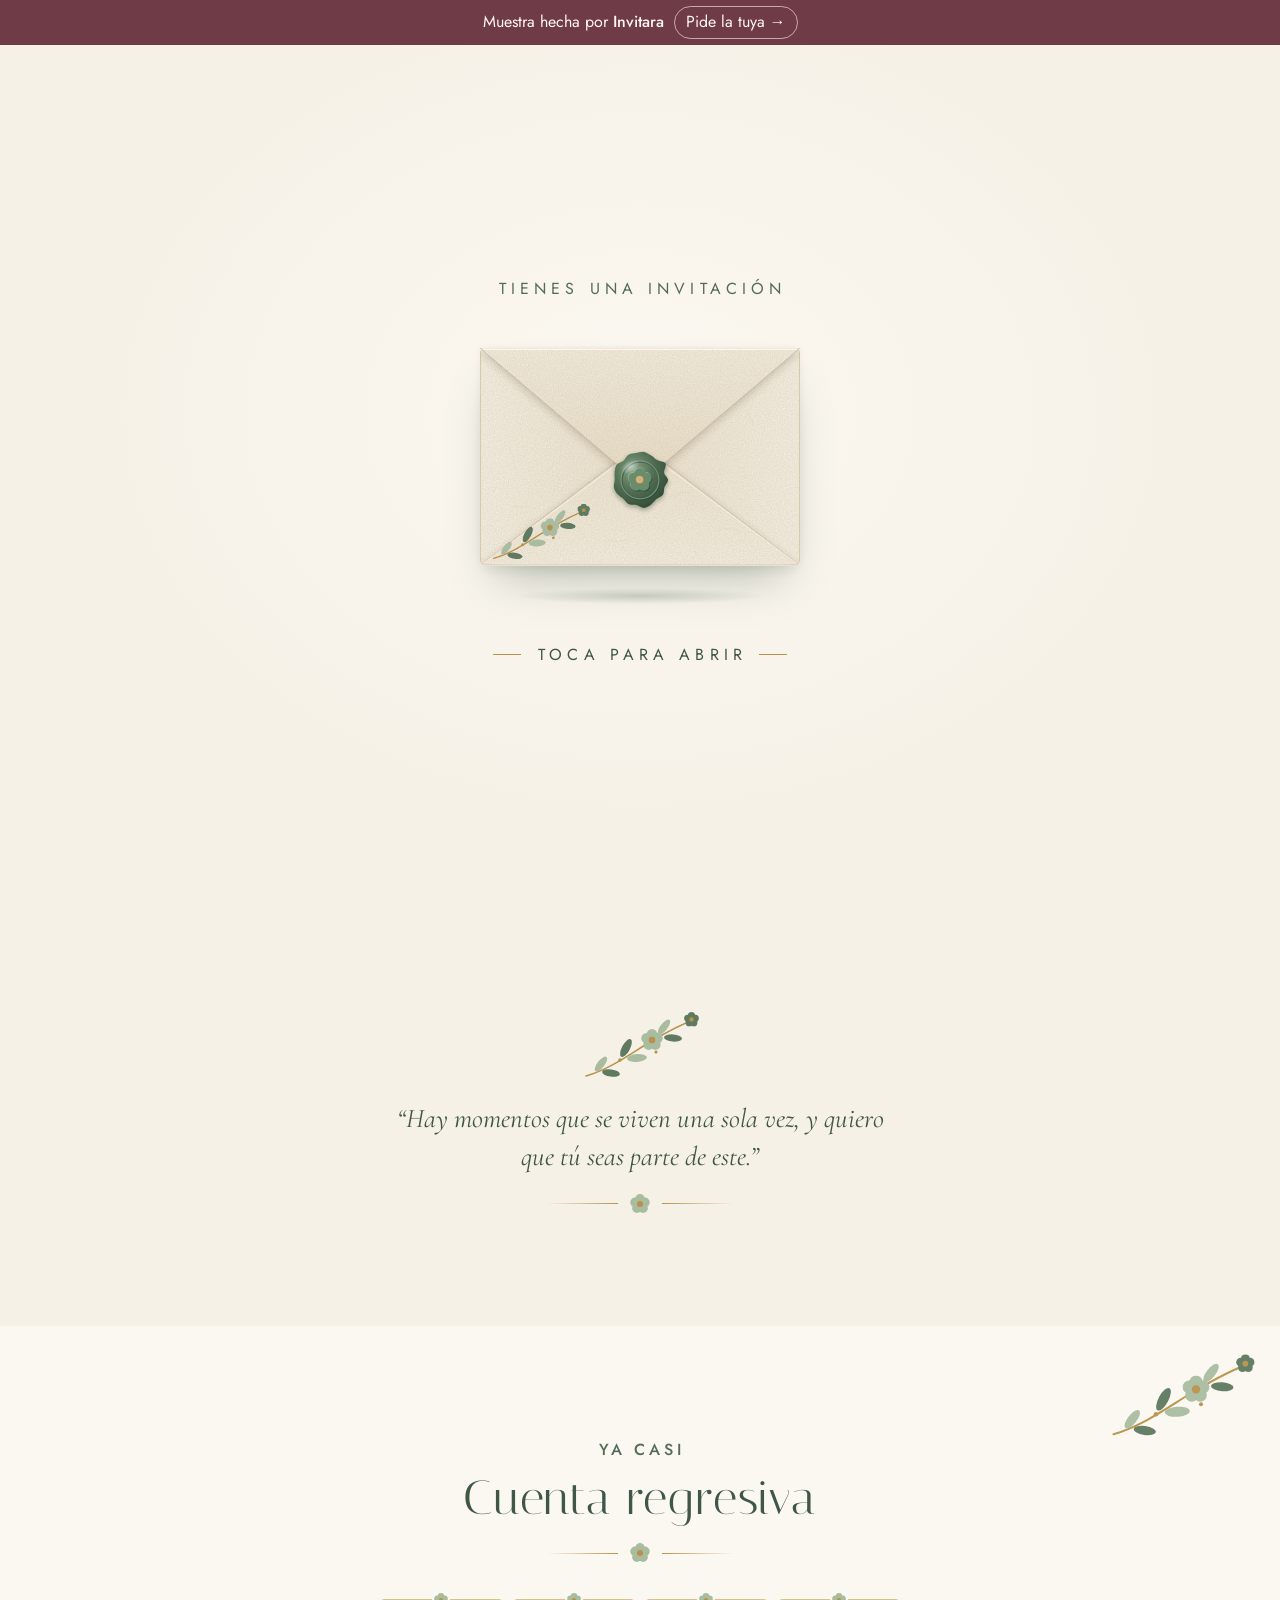
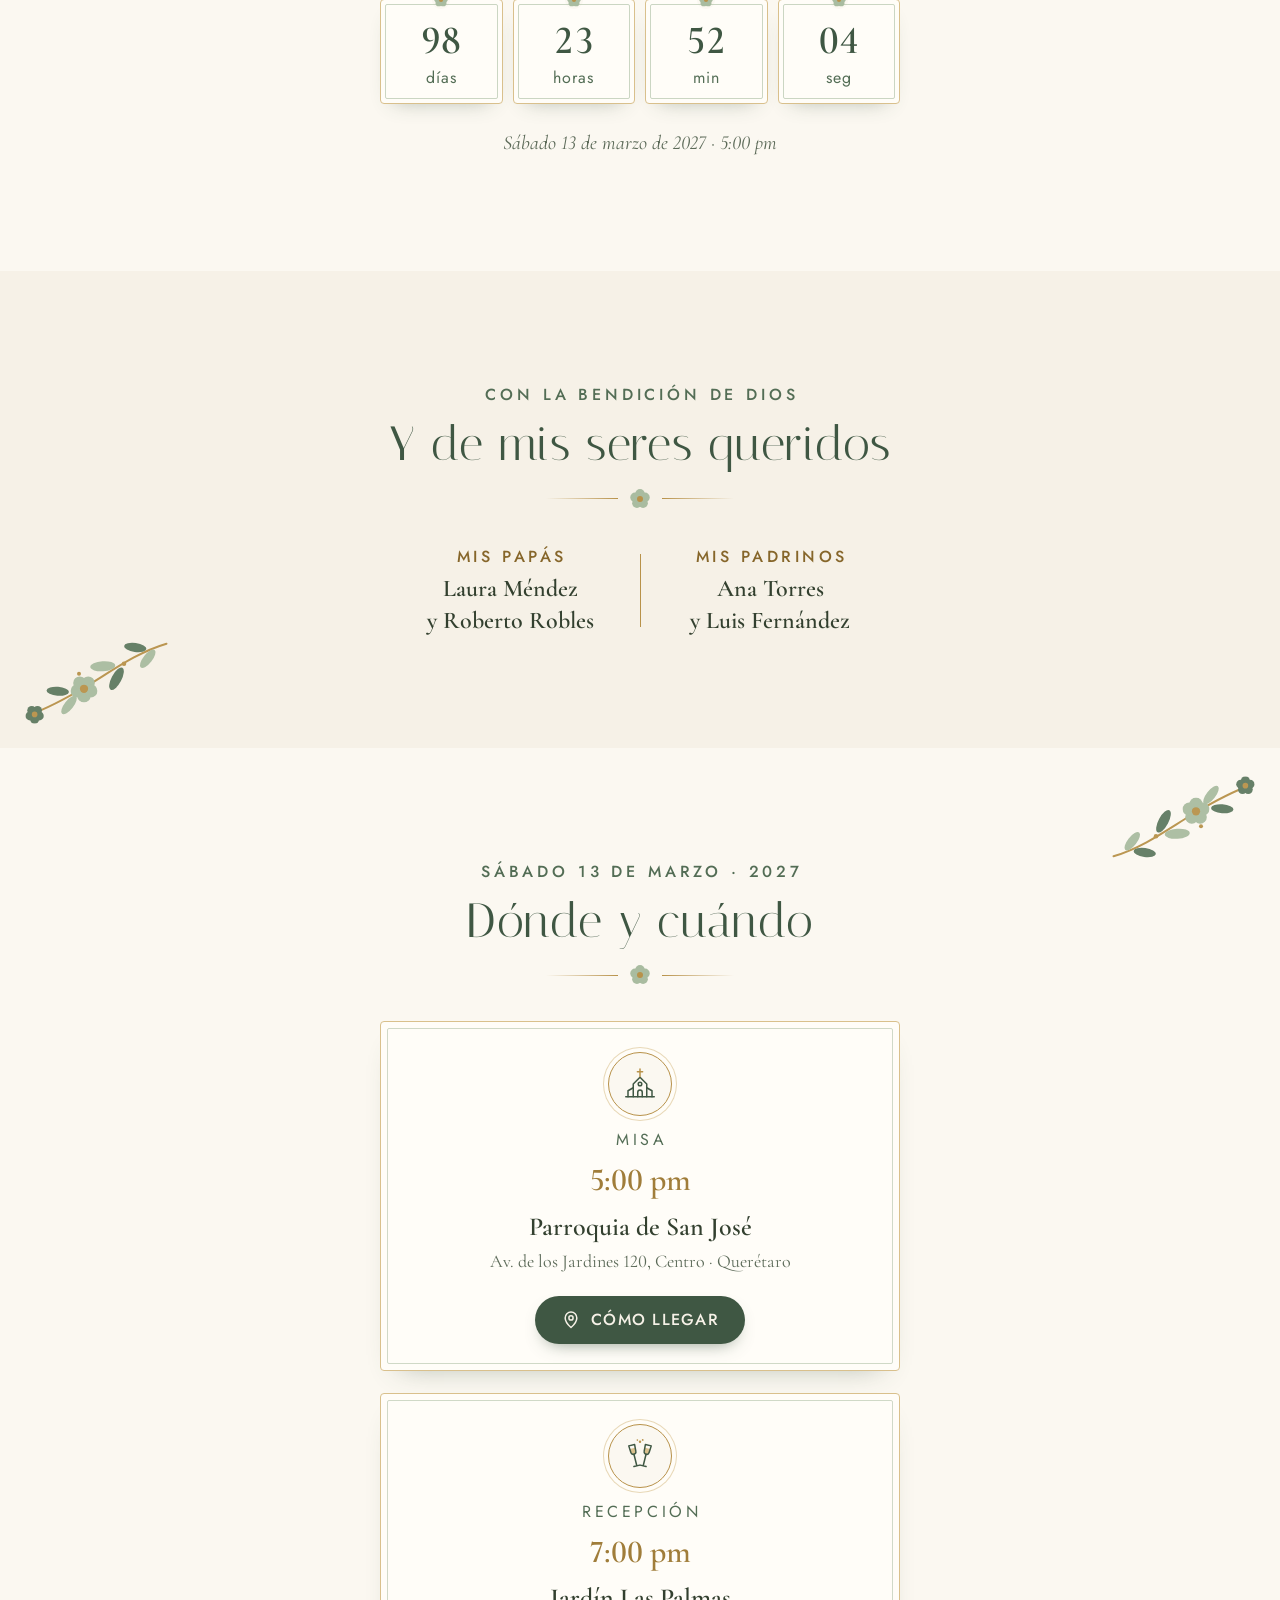
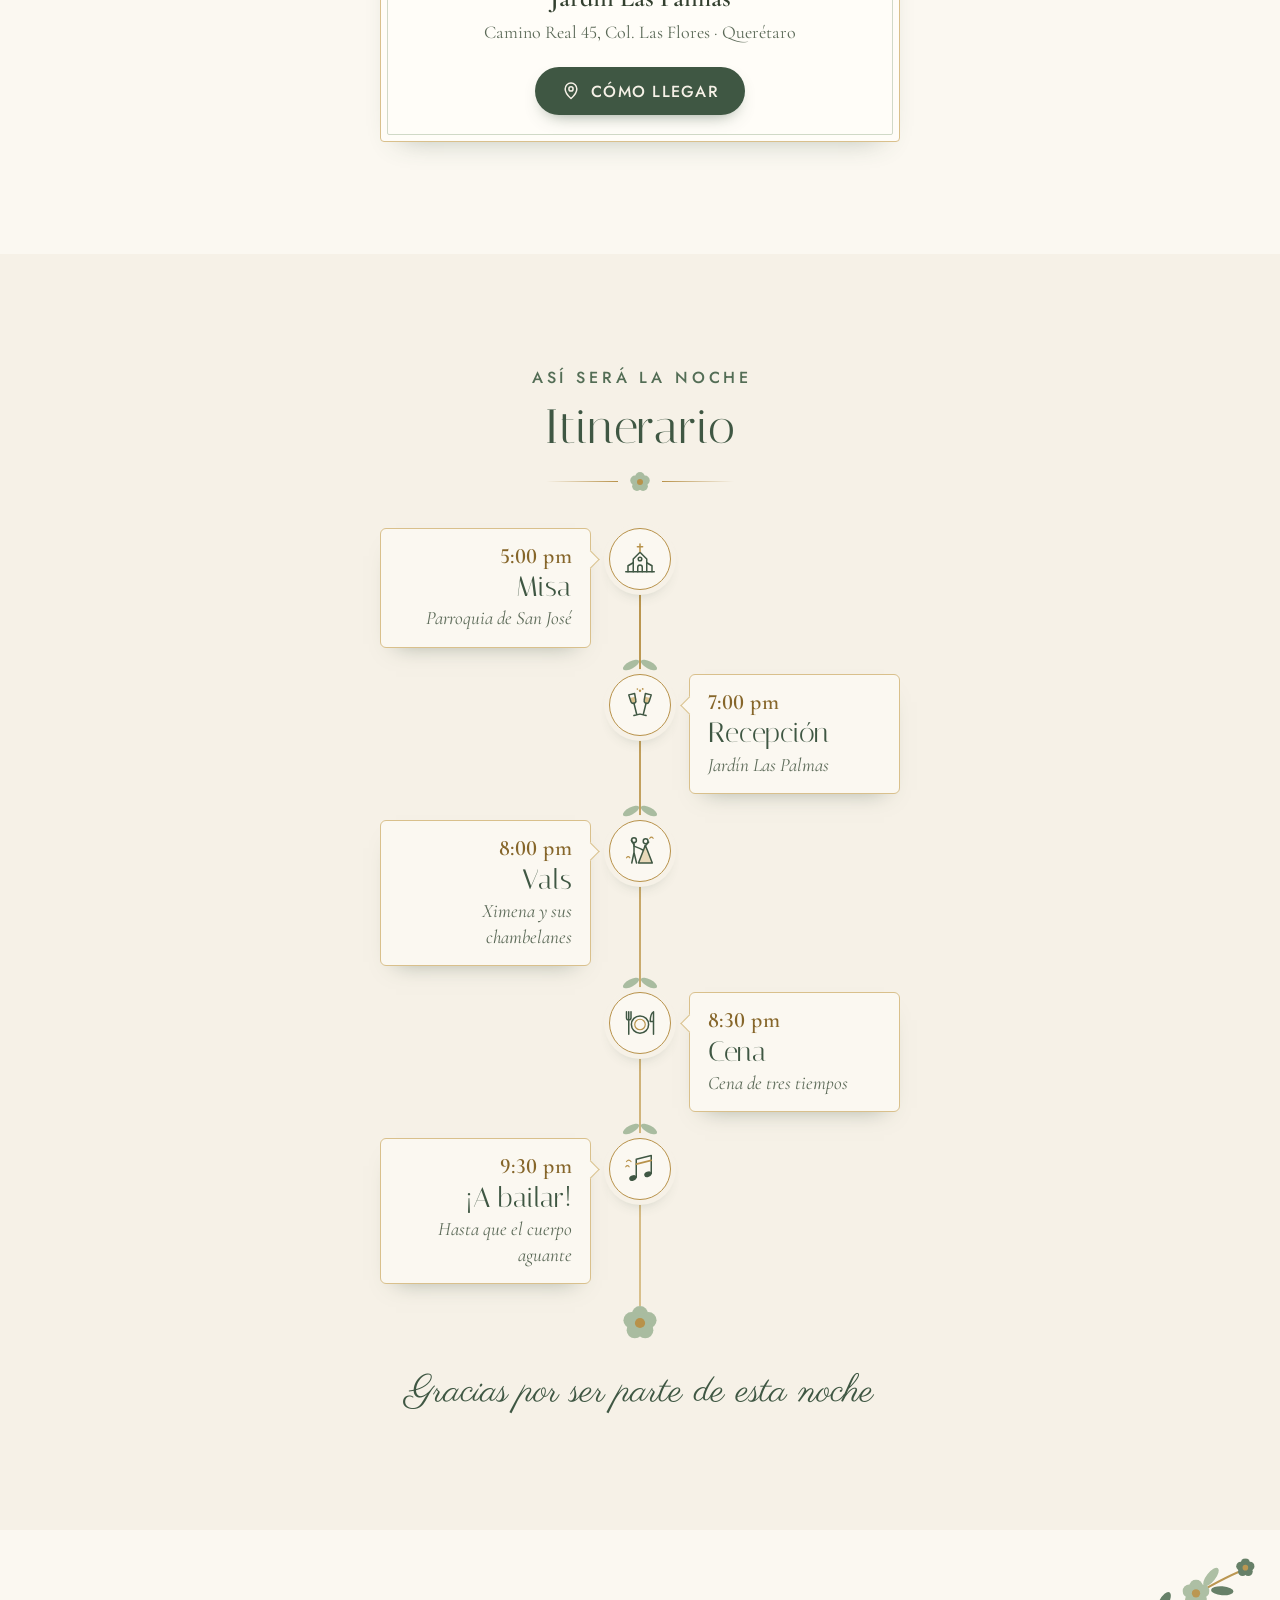
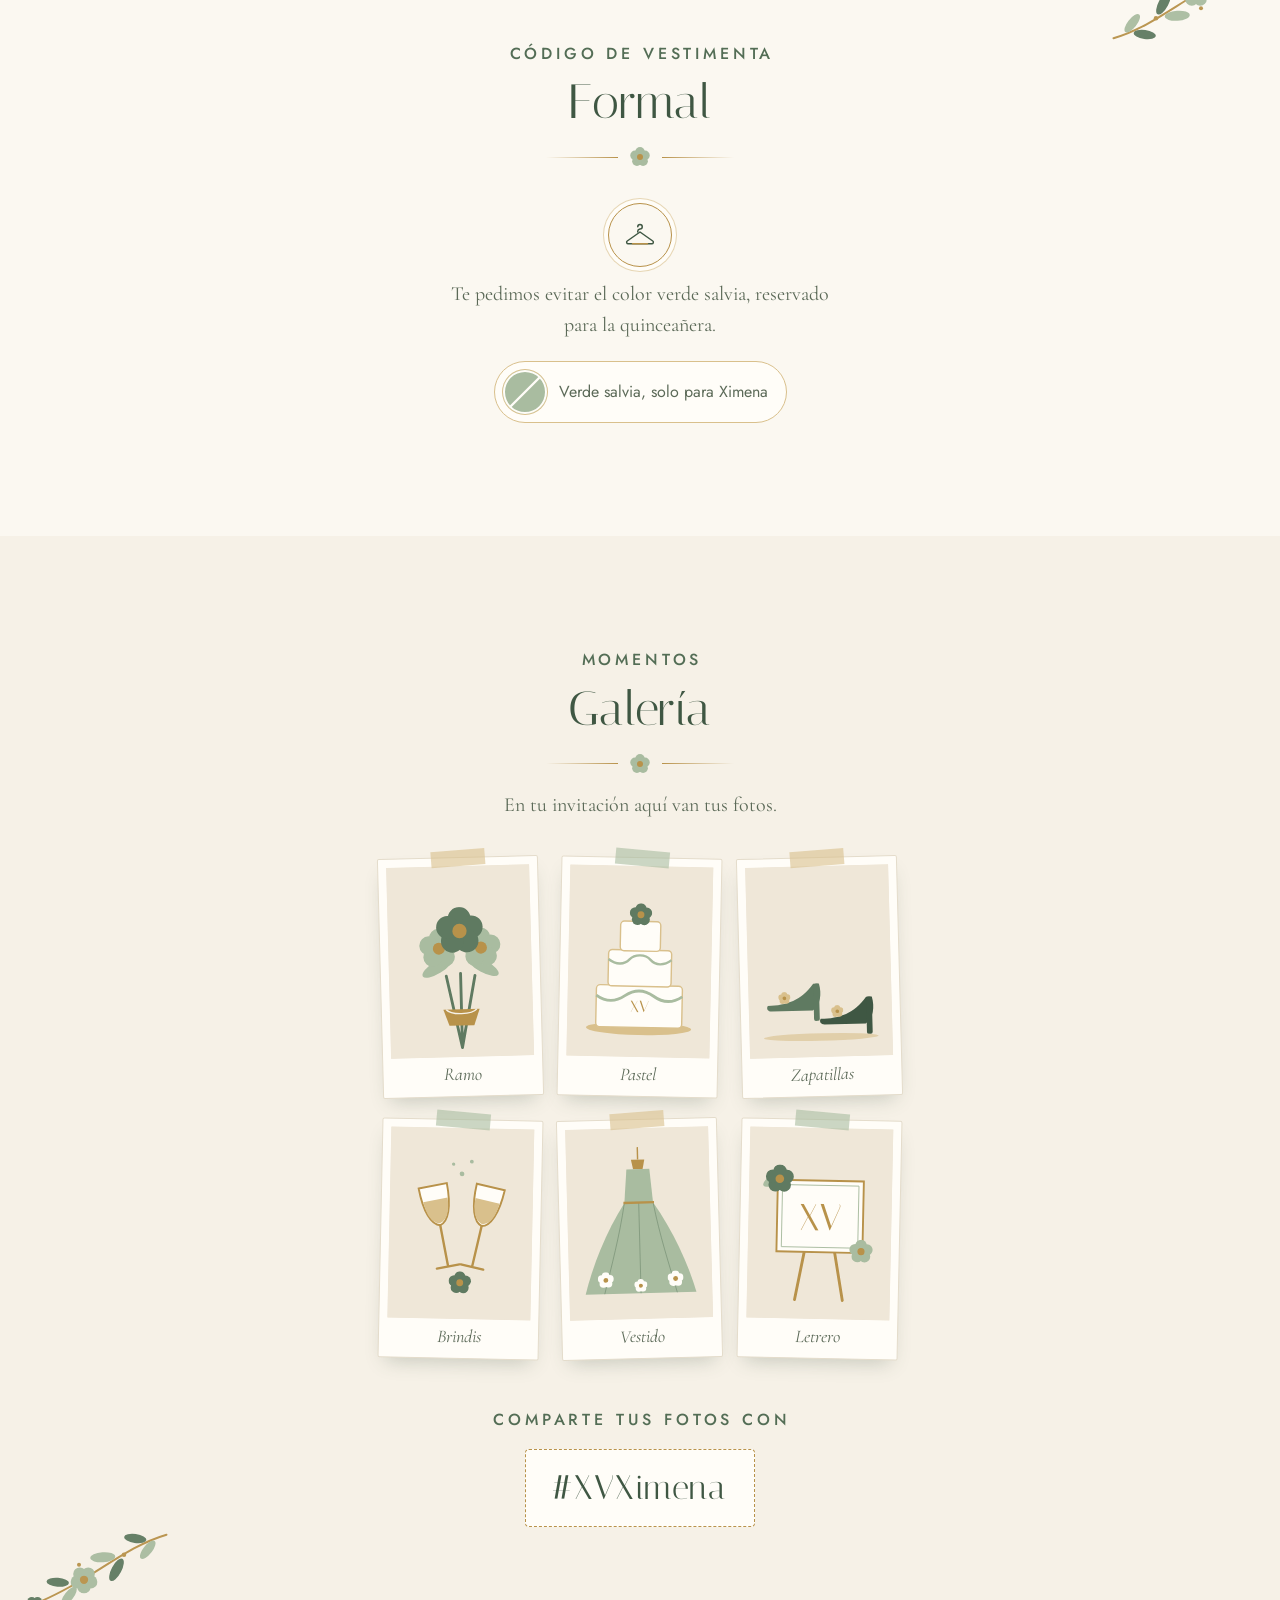
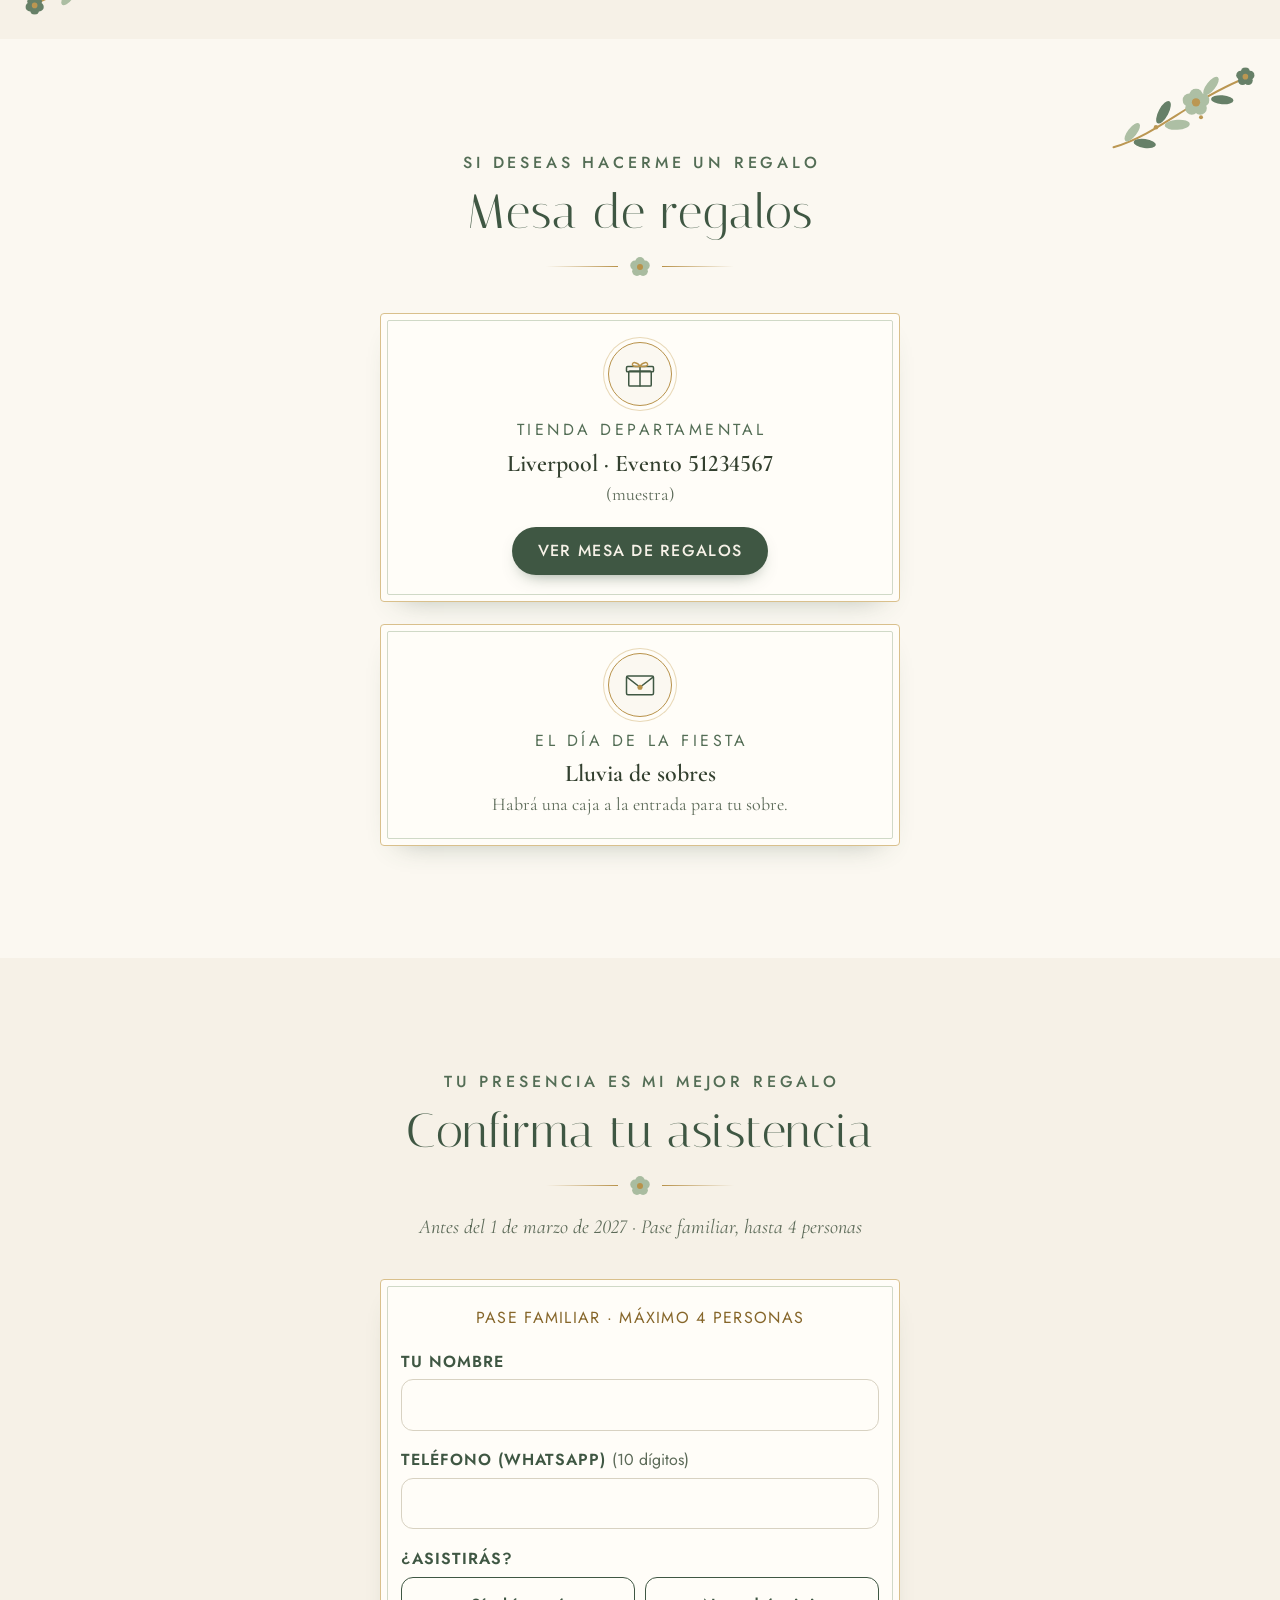
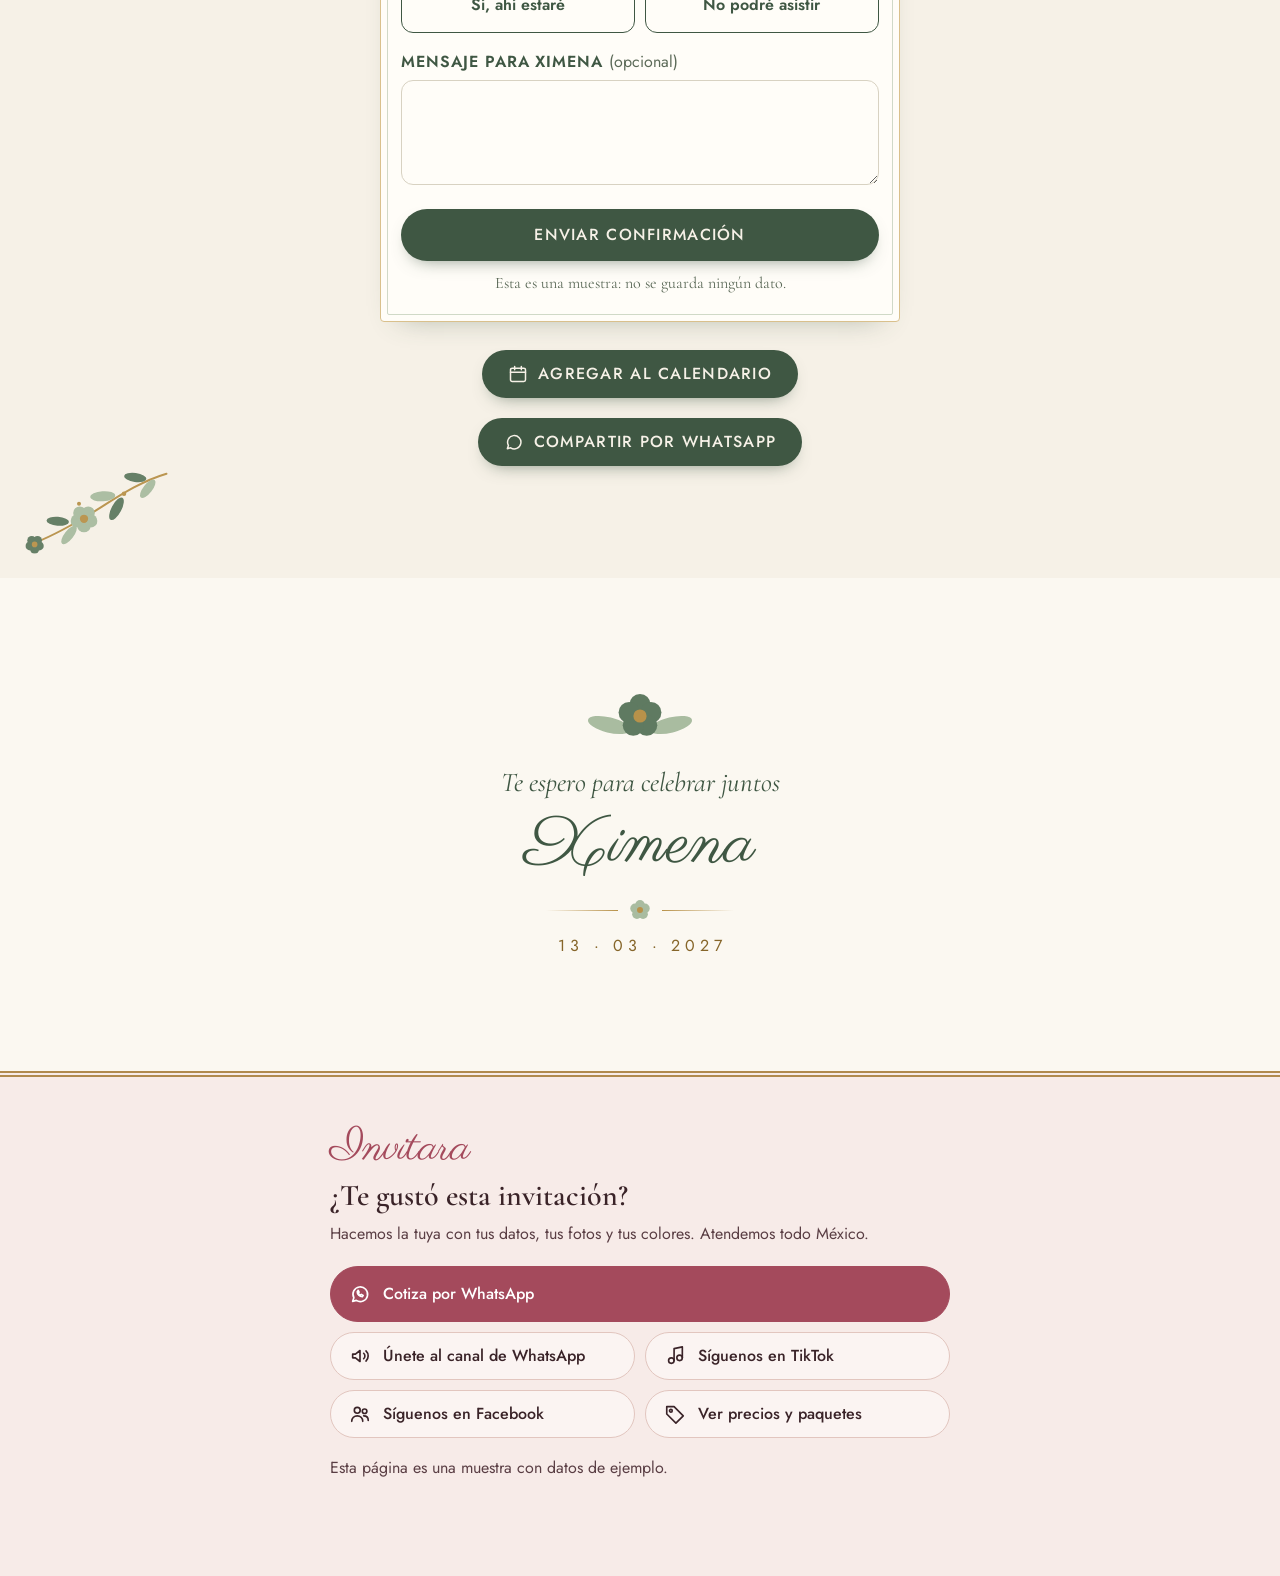
<file: index.html>
<!DOCTYPE html>
<html lang="es">
<head>
  <meta charset="utf-8">
  <meta name="viewport" content="width=device-width, initial-scale=1, viewport-fit=cover">
  <title>Mis XV años · Ximena Robles (muestra de Invitara)</title>
  <meta name="description" content="Invitación digital de XV años estilo jardín, en verde salvia y dorado: sobre de apertura, vals, cuenta regresiva, itinerario, ubicación, galería, mesa de regalos y confirmación. Muestra hecha por Invitara con datos de ejemplo.">
  <meta name="theme-color" content="#F6F1E7">
  <link rel="icon" href="assets/iconos/favicon.svg" type="image/svg+xml">
  <meta property="og:type" content="website">
  <meta property="og:locale" content="es_MX">
  <meta property="og:title" content="Mis XV años · Ximena (muestra de Invitara)">
  <meta property="og:description" content="Invitación digital de XV estilo jardín, en verde salvia y dorado. Ábrela como un sobre y escucha su vals.">
  <meta property="og:url" content="https://alex10ja1.github.io/invitara-demo-xv-jardin/">
  <meta property="og:image" content="https://alex10ja1.github.io/invitara-demo-xv-jardin/og-imagen.jpg">
  <meta property="og:image:width" content="1200">
  <meta property="og:image:height" content="630">
  <meta name="twitter:card" content="summary_large_image">
  <meta name="twitter:title" content="Mis XV años · Ximena (muestra de Invitara)">
  <meta name="twitter:description" content="Invitación digital de XV estilo jardín, en verde salvia y dorado.">
  <meta name="twitter:image" content="https://alex10ja1.github.io/invitara-demo-xv-jardin/og-imagen.jpg">
  <link rel="stylesheet" href="assets/css/estilo.css">
  <link rel="stylesheet" href="assets/css/confirmacion.css">
</head>
<body>

  <!-- Figuras reutilizables: flor de 5 pétalos, hoja, ramita, íconos y texturas -->
  <svg width="0" height="0" style="position:absolute" aria-hidden="true" focusable="false">
    <defs>
      <symbol id="flor" viewBox="-50 -50 100 100">
        <g fill="currentColor">
          <circle cx="0" cy="-26" r="24"/><circle cx="24.7" cy="-8" r="24"/><circle cx="15.3" cy="21" r="24"/>
          <circle cx="-15.3" cy="21" r="24"/><circle cx="-24.7" cy="-8" r="24"/>
        </g>
        <circle r="15" fill="#B8924A"/>
      </symbol>
      <symbol id="hoja" viewBox="-50 -20 100 40"><ellipse rx="48" ry="17" fill="currentColor"/></symbol>
      <!-- ramita: tallo dorado, hojas y dos flores (crece de abajo a la izquierda hacia arriba a la derecha) -->
      <symbol id="ramita" viewBox="0 0 120 70">
        <path d="M6 64C30 57 50 42 70 30S102 12 116 7" stroke="#B8924A" stroke-width="1.6" fill="none" stroke-linecap="round"/>
        <ellipse cx="21" cy="52" rx="9" ry="3.6" transform="rotate(-52 21 52)" fill="#A9BCA0"/>
        <ellipse cx="31" cy="61" rx="9" ry="3.6" transform="rotate(8 31 61)" fill="#5F7A61"/>
        <ellipse cx="46" cy="36" rx="10" ry="4" transform="rotate(-62 46 36)" fill="#5F7A61"/>
        <ellipse cx="57" cy="46" rx="10" ry="4" transform="rotate(-4 57 46)" fill="#A9BCA0"/>
        <ellipse cx="84" cy="15" rx="9" ry="3.6" transform="rotate(-52 84 15)" fill="#A9BCA0"/>
        <ellipse cx="93" cy="26" rx="9" ry="3.6" transform="rotate(4 93 26)" fill="#5F7A61"/>
        <use href="#flor" x="61" y="17" width="22" height="22" style="color:#A9BCA0"/>
        <use href="#flor" x="104" y="0" width="15" height="15" style="color:#5F7A61"/>
        <circle cx="40" cy="48" r="1.8" fill="#B8924A"/><circle cx="76" cy="40" r="1.6" fill="#B8924A"/>
      </symbol>
      <!-- íconos de línea (verde y dorado) -->
      <symbol id="ic-iglesia" viewBox="0 0 48 48">
        <g fill="none" stroke="currentColor" stroke-width="2" stroke-linecap="round" stroke-linejoin="round">
          <path d="M15 41V24l9-9 9 9v17"/><path d="M15 29l-7 4v8M33 29l7 4v8"/><path d="M5 41h38"/>
          <path d="M21 41v-6a3 3 0 0 1 6 0v6"/><circle cx="24" cy="24" r="2.4"/>
        </g>
        <path d="M24 4v10M20.5 7.5h7" stroke="#B8924A" stroke-width="2" stroke-linecap="round"/>
      </symbol>
      <symbol id="ic-copas" viewBox="0 0 48 48">
        <g transform="rotate(-14 17 26)">
          <path d="M13.6 13.5h7l-.4 4.6a3.1 3.1 0 0 1-6.2 0z" fill="#D9C08C"/>
          <g fill="none" stroke="currentColor" stroke-width="2" stroke-linecap="round" stroke-linejoin="round"><path d="M13 9h8l-.6 9.2a3.4 3.4 0 0 1-6.8 0z"/><path d="M17 21.6V37M13 37.5h8"/></g>
        </g>
        <g transform="rotate(14 31 26)">
          <path d="M27.6 13.5h7l-.4 4.6a3.1 3.1 0 0 1-6.2 0z" fill="#D9C08C"/>
          <g fill="none" stroke="currentColor" stroke-width="2" stroke-linecap="round" stroke-linejoin="round"><path d="M27 9h8l-.6 9.2a3.4 3.4 0 0 1-6.8 0z"/><path d="M31 21.6V37M27 37.5h8"/></g>
        </g>
        <g fill="#B8924A"><circle cx="24" cy="5" r="1.6"/><circle cx="20.5" cy="2.8" r="1.1"/><circle cx="27.6" cy="2.6" r="1.2"/></g>
      </symbol>
      <symbol id="ic-vals" viewBox="0 0 48 48">
        <path d="M31 16.5l-2.4 6.5-6.6 17h18.4l-6.6-17z" fill="#D9C08C" opacity=".55"/>
        <g fill="none" stroke="currentColor" stroke-width="2" stroke-linecap="round" stroke-linejoin="round">
          <circle cx="16" cy="9.5" r="3.2"/><circle cx="31.5" cy="11" r="3.2"/>
          <path d="M16 13.5v12.5l-3 14M16 26l3.4 14"/>
          <path d="M31 16.5l-2.4 6.5-6.6 17h18.4l-6.6-17z"/>
          <path d="M16 17.5c4 1.5 8.5 3.2 12.6 5.5"/><path d="M16 16l-3.5-6.5"/><path d="M31 17.5l4.5-5.5"/>
        </g>
        <path d="M6 33c1.5-2 3-2 4.5 0M37 7c1.5-2 3-2 4.5 0" stroke="#B8924A" stroke-width="1.6" fill="none" stroke-linecap="round"/>
      </symbol>
      <symbol id="ic-cena" viewBox="0 0 48 48">
        <circle cx="24" cy="26" r="7" fill="none" stroke="#B8924A" stroke-width="1.6"/>
        <g fill="none" stroke="currentColor" stroke-width="2" stroke-linecap="round" stroke-linejoin="round">
          <circle cx="24" cy="26" r="11.5"/>
          <path d="M6 9v8a3 3 0 0 0 6 0V9M9 9v30"/><path d="M42 39V9c-3.2 2.2-4.4 7.4-4.4 13H42"/>
        </g>
      </symbol>
      <symbol id="ic-baile" viewBox="0 0 48 48">
        <g fill="currentColor"><ellipse cx="14.5" cy="36" rx="5" ry="3.6" transform="rotate(-22 14.5 36)"/><ellipse cx="34.5" cy="31" rx="5" ry="3.6" transform="rotate(-22 34.5 31)"/></g>
        <g fill="none" stroke="currentColor" stroke-width="2" stroke-linecap="round" stroke-linejoin="round"><path d="M19 35V11l20-5v24"/></g>
        <path d="M19 17.5l20-5" stroke="#B8924A" stroke-width="2.4" stroke-linecap="round"/>
        <path d="M6 14c2-2.5 4-2.5 6 0M5 21c1.5-2 3-2 4.5 0" stroke="#B8924A" stroke-width="1.6" fill="none" stroke-linecap="round"/>
      </symbol>
      <symbol id="ic-regalo" viewBox="0 0 48 48">
        <g fill="none" stroke="currentColor" stroke-width="2" stroke-linecap="round" stroke-linejoin="round">
          <rect x="9" y="20" width="30" height="20" rx="1.5"/><rect x="6" y="14" width="36" height="7" rx="1.5"/><path d="M24 14v26"/>
        </g>
        <path d="M24 14c-3-6-11-7-10-2 1 3 6 2 10 2zM24 14c3-6 11-7 10-2-1 3-6 2-10 2z" fill="none" stroke="#B8924A" stroke-width="2" stroke-linejoin="round"/>
      </symbol>
      <symbol id="ic-sobre" viewBox="0 0 48 48">
        <g fill="none" stroke="currentColor" stroke-width="2" stroke-linecap="round" stroke-linejoin="round">
          <rect x="6" y="12" width="36" height="25" rx="2"/><path d="M6.6 13.5L24 27l17.4-13.5"/>
        </g>
        <circle cx="24" cy="27" r="3.4" fill="#B8924A"/>
      </symbol>
      <symbol id="ic-gancho" viewBox="0 0 48 48">
        <g fill="none" stroke="currentColor" stroke-width="2" stroke-linecap="round" stroke-linejoin="round">
          <path d="M21 13a3 3 0 1 1 3 3c-1.5.4-3 1.3-3 3v1"/><path d="M24 20L7 32a2 2 0 0 0 1.2 3.6h31.6A2 2 0 0 0 41 32z"/>
        </g>
        <path d="M14 35.6h20" stroke="#B8924A" stroke-width="2" stroke-linecap="round"/>
      </symbol>
      <!-- forro del sobre: florecitas verde salvia sobre crema -->
      <pattern id="forro" width="24" height="24" patternUnits="userSpaceOnUse">
        <rect width="24" height="24" fill="#EEF1E7"/>
        <g fill="#A9BCA0"><circle cx="6" cy="3.6" r="2"/><circle cx="8.3" cy="5.3" r="2"/><circle cx="7.4" cy="8" r="2"/><circle cx="4.6" cy="8" r="2"/><circle cx="3.7" cy="5.3" r="2"/></g>
        <circle cx="6" cy="6" r="1.2" fill="#B8924A"/>
        <ellipse cx="18" cy="17" rx="3.2" ry="1.3" transform="rotate(-35 18 17)" fill="#C3D0BC"/>
        <ellipse cx="21" cy="19.6" rx="3.2" ry="1.3" transform="rotate(25 21 19.6)" fill="#C3D0BC"/>
        <circle cx="16" cy="6" r=".9" fill="#C9B07A"/><circle cx="4" cy="18" r=".9" fill="#C9B07A"/>
      </pattern>
      <!-- grano de papel: ruido muy suave recortado a la figura -->
      <filter id="grano" x="0" y="0" width="100%" height="100%">
        <feTurbulence type="fractalNoise" baseFrequency=".9" numOctaves="3" seed="4" stitchTiles="stitch"/>
        <feColorMatrix values="0 0 0 0 .42  0 0 0 0 .34  0 0 0 0 .2  0 0 0 .32 0"/>
        <feComposite in2="SourceAlpha" operator="in"/>
      </filter>
      <linearGradient id="g-izq" x1="0" y1="0" x2="1" y2="0"><stop offset="0" stop-color="#F8F3E8"/><stop offset="1" stop-color="#EEE5D3"/></linearGradient>
      <linearGradient id="g-der" x1="1" y1="0" x2="0" y2="0"><stop offset="0" stop-color="#F8F3E8"/><stop offset="1" stop-color="#EEE5D3"/></linearGradient>
      <linearGradient id="g-abajo" x1="0" y1="1" x2="0" y2="0"><stop offset="0" stop-color="#F7F1E5"/><stop offset="1" stop-color="#F0E7D6"/></linearGradient>
      <linearGradient id="g-solapa" x1="0" y1="0" x2="0" y2="1"><stop offset="0" stop-color="#F6F0E4"/><stop offset="1" stop-color="#ECE1CC"/></linearGradient>
      <linearGradient id="g-boca" x1="0" y1="0" x2="0" y2="1"><stop offset="0" stop-color="#5A4A2E" stop-opacity=".22"/><stop offset="1" stop-color="#5A4A2E" stop-opacity="0"/></linearGradient>
      <radialGradient id="g-cera" cx=".36" cy=".32" r=".75"><stop offset="0" stop-color="#86A487"/><stop offset=".45" stop-color="#557358"/><stop offset="1" stop-color="#2F4834"/></radialGradient>
      <radialGradient id="g-brillo" cx=".5" cy=".5" r=".5"><stop offset="0" stop-color="#fff" stop-opacity=".55"/><stop offset="1" stop-color="#fff" stop-opacity="0"/></radialGradient>
      <filter id="f-pliegue" x="-10%" y="-20%" width="120%" height="140%"><feDropShadow dx="0" dy="-1.5" stdDeviation="2" flood-color="#5A4A2E" flood-opacity=".14"/></filter>
      <filter id="f-lado" x="-10%" y="-10%" width="120%" height="120%"><feDropShadow dx="0" dy="0" stdDeviation="1.6" flood-color="#5A4A2E" flood-opacity=".12"/></filter>
      <filter id="f-solapa" x="-10%" y="-10%" width="120%" height="135%"><feDropShadow dx="0" dy="3.5" stdDeviation="3.5" flood-color="#4A3C22" flood-opacity=".2"/></filter>
      <filter id="f-sello" x="-30%" y="-30%" width="160%" height="160%"><feDropShadow dx="0" dy="2.5" stdDeviation="2.5" flood-color="#1F3023" flood-opacity=".38"/></filter>
      <path id="p-izq" d="M0 0L152 108Q157 112 152 116L0 204Z"/>
      <path id="p-der" d="M300 0L148 108Q143 112 148 116L300 204Z"/>
      <path id="p-abajo" d="M0 204L141 97Q150 90 159 97L300 204Z"/>
      <path id="p-solapa" d="M0 0H300L160 119Q150 127 140 119Z"/>
      <path id="p-cera" d="M31.9 0.0C32.0 2.7 28.8 5.4 27.8 8.2C26.9 11.0 27.6 14.5 26.1 16.8C24.6 19.0 21.0 19.8 18.8 21.7C16.6 23.5 15.1 26.1 12.7 27.8C10.3 29.5 7.4 31.6 4.6 31.7C1.8 31.8 -1.2 29.0 -4.1 28.3C-6.9 27.7 -10.2 28.8 -12.6 27.7C-15.1 26.6 -16.6 23.5 -18.7 21.6C-20.8 19.7 -23.5 18.4 -25.4 16.3C-27.2 14.1 -29.1 11.4 -29.6 8.7C-30.2 6.0 -28.9 2.9 -28.8 0.0C-28.6 -2.9 -29.2 -5.6 -28.9 -8.5C-28.5 -11.3 -28.3 -14.9 -26.7 -17.1C-25.0 -19.4 -21.2 -19.9 -18.9 -21.8C-16.7 -23.8 -15.5 -27.2 -13.1 -28.6C-10.7 -30.1 -7.3 -30.1 -4.4 -30.6C-1.5 -31.1 1.7 -32.3 4.6 -31.9C7.4 -31.4 10.2 -29.5 12.8 -27.9C15.3 -26.4 16.9 -24.2 19.6 -22.7C22.3 -21.1 27.7 -21.1 29.0 -18.7C30.3 -16.2 27.0 -11.2 27.4 -8.1C27.9 -4.9 31.8 -2.7 31.9 0.0Z"/>
      <g id="petalos-sello"><circle cx="0" cy="-26" r="24"/><circle cx="24.7" cy="-8" r="24"/><circle cx="15.3" cy="21" r="24"/><circle cx="-15.3" cy="21" r="24"/><circle cx="-24.7" cy="-8" r="24"/></g>
    </defs>
  </svg>

  <!-- ============== AVISO DE MUESTRA (Invitara) ============== -->
  <a class="aviso-muestra" href="https://alex10ja1.github.io/invitara/" target="_blank" rel="noopener">
    <span>Muestra hecha por <b>Invitara</b></span>
    <span class="aviso-muestra__cta">Pide la tuya →</span>
  </a>

  <!-- ============== SOBRE DE APERTURA (visto por detrás) ============== -->
  <div class="sobre" id="sobre" role="dialog" aria-label="Abre la invitación">
    <div class="sobre__centro">
      <p class="sobre__titulo"><span>Tienes una invitación</span></p>
      <button class="sobre__boton" id="abrir-sobre" type="button" aria-label="Abrir el sobre de la invitación">
        <span class="sobre__flota">
          <span class="sobre__caja">
            <!-- interior: forro floral -->
            <svg class="sobre__dorso" viewBox="0 0 300 204" preserveAspectRatio="none" aria-hidden="true">
              <rect width="300" height="204" rx="5" fill="#EADFCB"/>
              <rect x="5" y="4" width="290" height="190" rx="2" fill="url(#forro)"/>
              <rect x="5" y="4" width="290" height="26" fill="url(#g-boca)"/>
            </svg>
            <!-- carta -->
            <span class="sobre__carta" aria-hidden="true">
              <svg viewBox="0 0 26 26" width="26" height="26"><use href="#flor" width="26" height="26" style="color:#A9BCA0"/></svg>
              <small>Mis XV años</small>
              <span>Ximena</span>
            </span>
            <!-- bolsa: solapas laterales y de abajo -->
            <svg class="sobre__bolsa" viewBox="0 0 300 204" preserveAspectRatio="none" aria-hidden="true">
              <clipPath id="c-sobre"><rect width="300" height="204" rx="5"/></clipPath>
              <g clip-path="url(#c-sobre)">
                <use href="#p-izq" fill="url(#g-izq)"/>
                <use href="#p-der" fill="url(#g-der)" filter="url(#f-lado)"/>
                <use href="#p-abajo" fill="url(#g-abajo)" filter="url(#f-pliegue)"/>
                <g filter="url(#grano)"><use href="#p-izq"/><use href="#p-der"/><use href="#p-abajo"/></g>
                <!-- fibras del papel -->
                <g fill="none" stroke="#9C8458" stroke-opacity=".12" stroke-width=".6" stroke-linecap="round">
                  <path d="M30 150c8-3 15-2 22 1"/><path d="M220 172c9-4 18-3 25 0"/><path d="M250 60c4 5 6 9 6 15"/>
                  <path d="M40 40c5 5 8 10 9 16"/><path d="M120 180c7 2 13 2 19-1"/><path d="M178 140c6-4 12-5 19-4"/>
                </g>
                <!-- líneas de pliegue -->
                <g fill="none" stroke-linecap="round" stroke-linejoin="round">
                  <path d="M0 204L141 97Q150 90 159 97L300 204" stroke="#8A7244" stroke-opacity=".28" stroke-width=".9"/>
                  <path d="M1 202L141 98.6Q150 92 159 98.6L299 202" stroke="#FFFDF8" stroke-opacity=".7" stroke-width=".7" transform="translate(0 1.4)"/>
                  <path d="M0 0L137 97.5" stroke="#8A7244" stroke-opacity=".2" stroke-width=".8"/>
                  <path d="M300 0L163 97.5" stroke="#8A7244" stroke-opacity=".2" stroke-width=".8"/>
                </g>
                <path d="M.5 1V199a4.5 4.5 0 0 0 4.5 4.5H295a4.5 4.5 0 0 0 4.5-4.5V1" fill="none" stroke="#C9B48A" stroke-opacity=".55"/>
              </g>
              <!-- ramita en la esquina -->
              <use href="#ramita" x="8" y="146" width="96" height="56"/>
            </svg>
            <!-- solapa superior (cerrada); por dentro lleva el forro -->
            <span class="sobre__solapa" aria-hidden="true">
              <svg class="sobre__cara" viewBox="0 0 300 127" preserveAspectRatio="none">
                <use href="#p-solapa" fill="url(#g-solapa)" filter="url(#f-solapa)"/>
                <use href="#p-solapa" filter="url(#grano)"/>
                <path d="M3 1.2H297" stroke="#FFFDF8" stroke-opacity=".8" stroke-width="1.2"/>
                <path d="M0 0L140 119Q150 127 160 119L300 0" fill="none" stroke="#8A7244" stroke-opacity=".3" stroke-width=".9"/>
              </svg>
              <svg class="sobre__dorso-solapa" viewBox="0 0 300 127" preserveAspectRatio="none">
                <g transform="translate(0 127) scale(1 -1)">
                  <use href="#p-solapa" fill="#EADFCB"/>
                  <path d="M10 5H290L157 113Q150 119 143 113Z" fill="url(#forro)"/>
                </g>
              </svg>
            </span>
            <!-- sello de cera -->
            <svg class="sobre__sello" viewBox="-40 -40 80 80" aria-hidden="true">
              <g filter="url(#f-sello)"><use href="#p-cera" fill="url(#g-cera)"/></g>
              <circle r="21.5" fill="none" stroke="#2C4430" stroke-opacity=".55" stroke-width="2.2" transform="translate(.7 .9)"/>
              <circle r="21.5" fill="none" stroke="#9DB89D" stroke-opacity=".6" stroke-width="1.4"/>
              <g transform="translate(.9 1.1) scale(.27)" fill="#243A28" opacity=".55"><use href="#petalos-sello"/></g>
              <g transform="translate(-.5 -.6) scale(.27)" fill="#B9CDB4" opacity=".7"><use href="#petalos-sello"/></g>
              <g transform="scale(.27)" fill="#6B8B6D"><use href="#petalos-sello"/></g>
              <circle r="4.2" fill="#B8924A"/><circle r="4.2" cx="-.6" cy="-.7" fill="#E3CB92" opacity=".6"/>
              <ellipse cx="-11" cy="-15" rx="12" ry="7" transform="rotate(-30 -11 -15)" fill="url(#g-brillo)"/>
            </svg>
          </span>
        </span>
        <span class="sobre__sombra" aria-hidden="true"></span>
      </button>
      <p class="sobre__toca"><span>Toca para abrir</span></p>
    </div>
  </div>

  <button class="boton-musica" id="boton-musica" type="button" aria-label="Reproducir música" hidden>
    <svg class="icono-play" viewBox="0 0 24 24" aria-hidden="true"><path d="M8 5v14l11-7z" fill="currentColor"/></svg>
    <svg class="icono-pausa" viewBox="0 0 24 24" aria-hidden="true"><rect x="6" y="5" width="4" height="14" fill="currentColor"/><rect x="14" y="5" width="4" height="14" fill="currentColor"/></svg>
  </button>
  <audio id="audio" src="assets/audio/vals-ximena.mp3" preload="auto" loop></audio>

  <main>
    <!-- ============== PORTADA ============== -->
    <section class="portada" id="portada" aria-label="Portada">
      <div class="marco revelar">
        <div class="marco__int">
          <svg class="portada__flores" viewBox="0 0 230 170" aria-hidden="true">
            <circle cx="40" cy="22" r="4" fill="#B8924A"/><circle cx="190" cy="22" r="4" fill="#B8924A"/><circle cx="115" cy="160" r="4" fill="#B8924A"/>
            <use href="#hoja" x="22" y="40" width="64" height="26" style="color:#A9BCA0" transform="rotate(18 54 53)"/>
            <use href="#hoja" x="144" y="40" width="64" height="26" style="color:#A9BCA0" transform="rotate(-18 176 53)"/>
            <use href="#hoja" x="60" y="80" width="62" height="24" style="color:#A9BCA0" transform="rotate(62 91 92)"/>
            <use href="#hoja" x="108" y="80" width="62" height="24" style="color:#A9BCA0" transform="rotate(-62 139 92)"/>
            <use class="flor-crece" href="#flor" x="64" y="4" width="102" height="102" style="color:#5F7A61"/>
            <use class="flor-crece" href="#flor" x="20" y="82" width="56" height="56" style="color:#A9BCA0"/>
            <use class="flor-crece" href="#flor" x="154" y="82" width="56" height="56" style="color:#A9BCA0"/>
          </svg>
          <p class="eyebrow" style="margin-top:22px">Mis XV años</p>
          <p class="portada__xv">XV</p>
          <h1 class="portada__nombre">Ximena</h1>
          <div class="linea"></div>
          <p class="portada__fecha">Sábado 13 de marzo · 2027</p>
          <p class="portada__ciudad">Querétaro, Querétaro</p>
          <p class="desliza">Desliza</p>
          <div class="portada__abajo" aria-hidden="true">
            <svg width="34" height="34" viewBox="0 0 34 34"><use class="flor-crece" href="#flor" width="34" height="34" style="color:#A9BCA0"/></svg>
            <svg width="26" height="26" viewBox="0 0 26 26" style="margin-top:14px"><use class="flor-crece" href="#flor" width="26" height="26" style="color:#A9BCA0"/></svg>
            <svg width="34" height="34" viewBox="0 0 34 34"><use class="flor-crece" href="#flor" width="34" height="34" style="color:#A9BCA0"/></svg>
          </div>
        </div>
      </div>
    </section>

    <!-- ============== FRASE ============== -->
    <section class="seccion" id="frase" aria-label="Frase">
      <div class="seccion__in revelar">
        <svg class="adorno" width="120" height="70" viewBox="0 0 120 70" aria-hidden="true"><use href="#ramita" width="120" height="70"/></svg>
        <p class="frase">“Hay momentos que se viven una sola vez, y quiero que tú seas parte de este.”</p>
        <div class="separador" aria-hidden="true"><svg viewBox="0 0 20 20"><use href="#flor" width="20" height="20"/></svg></div>
      </div>
    </section>

    <!-- ============== CUENTA REGRESIVA ============== -->
    <section class="seccion seccion--clara" id="cuenta-regresiva" aria-labelledby="t-cuenta">
      <svg class="esquina" viewBox="0 0 120 70" aria-hidden="true"><use href="#ramita" width="120" height="70"/></svg>
      <div class="seccion__in revelar">
        <div class="encabezado">
          <p class="eyebrow">Ya casi</p>
          <h2 class="titulo" id="t-cuenta">Cuenta regresiva</h2>
          <div class="separador" aria-hidden="true"><svg viewBox="0 0 20 20"><use href="#flor" width="20" height="20"/></svg></div>
        </div>
        <div class="cuenta" role="timer" aria-live="off">
          <div class="cuenta__caja"><span class="cuenta__num" id="c-dias">00</span><span class="cuenta__txt">días</span></div>
          <div class="cuenta__caja"><span class="cuenta__num" id="c-horas">00</span><span class="cuenta__txt">horas</span></div>
          <div class="cuenta__caja"><span class="cuenta__num" id="c-min">00</span><span class="cuenta__txt">min</span></div>
          <div class="cuenta__caja"><span class="cuenta__num" id="c-seg">00</span><span class="cuenta__txt">seg</span></div>
        </div>
        <p class="cuenta__fecha">Sábado 13 de marzo de 2027 · 5:00 pm</p>
      </div>
    </section>

    <!-- ============== FAMILIA ============== -->
    <section class="seccion" id="familia" aria-labelledby="t-familia">
      <div class="seccion__in revelar">
        <div class="encabezado">
          <p class="eyebrow">Con la bendición de Dios</p>
          <h2 class="titulo" id="t-familia">Y de mis seres queridos</h2>
          <div class="separador" aria-hidden="true"><svg viewBox="0 0 20 20"><use href="#flor" width="20" height="20"/></svg></div>
        </div>
        <div class="familia">
          <div><h3>Mis papás</h3><p>Laura Méndez<br>y Roberto Robles</p></div>
          <div><h3>Mis padrinos</h3><p>Ana Torres<br>y Luis Fernández</p></div>
        </div>
      </div>
      <svg class="esquina esquina--abajo" viewBox="0 0 120 70" aria-hidden="true"><use href="#ramita" width="120" height="70"/></svg>
    </section>

    <!-- ============== LUGARES ============== -->
    <section class="seccion seccion--clara" id="ubicacion" aria-labelledby="t-lugares">
      <svg class="esquina" viewBox="0 0 120 70" aria-hidden="true"><use href="#ramita" width="120" height="70"/></svg>
      <div class="seccion__in">
        <div class="encabezado revelar">
          <p class="eyebrow">Sábado 13 de marzo · 2027</p>
          <h2 class="titulo" id="t-lugares">Dónde y cuándo</h2>
          <div class="separador" aria-hidden="true"><svg viewBox="0 0 20 20"><use href="#flor" width="20" height="20"/></svg></div>
        </div>
        <div class="lugares">
          <article class="lugar revelar" aria-labelledby="l-misa">
            <span class="icono-circulo" aria-hidden="true"><svg viewBox="0 0 48 48"><use href="#ic-iglesia" width="48" height="48"/></svg></span>
            <span class="lugar__tipo">Misa</span>
            <span class="lugar__hora">5:00 pm</span>
            <h3 class="lugar__nombre" id="l-misa">Parroquia de San José</h3>
            <p class="lugar__dir">Av. de los Jardines 120, Centro · Querétaro</p>
            <button class="boton" type="button" data-mapa="mapa-misa" aria-expanded="false" aria-controls="mapa-misa">
              <svg viewBox="0 0 24 24" aria-hidden="true"><path d="M12 21s-7-6.2-7-11.5A7 7 0 0 1 19 9.5C19 14.8 12 21 12 21z"/><circle cx="12" cy="9.5" r="2.5"/></svg>Cómo llegar</button>
            <div class="mapa" id="mapa-misa"><div>
              <svg viewBox="0 0 320 190" role="img" aria-label="Mapa ilustrado de la parroquia"><rect width="320" height="190" fill="#EFE7D8"/>
                <rect x="210" y="16" width="90" height="62" rx="8" fill="#DCE5D6"/><rect x="22" y="116" width="78" height="56" rx="8" fill="#E7DCC6"/>
                <g stroke="#FFFDF8" stroke-linecap="round" fill="none"><path d="M-5 96H325" stroke-width="13"/><path d="M160 -5V195" stroke-width="13"/><path d="M-5 34L325 56" stroke-width="7"/><path d="M64 -5V195" stroke-width="7"/><path d="M256 -5V195" stroke-width="7"/></g>
                <path d="M64 170V96H160V60" stroke="#5F7A61" stroke-width="5" fill="none" stroke-linecap="round" stroke-linejoin="round" stroke-dasharray="2 9"/>
                <circle cx="64" cy="170" r="7" fill="#FFFDF8" stroke="#3F5743" stroke-width="4"/>
                <g transform="translate(160 60)"><path d="M0 0C-4-11-16-20-16-32A16 16 0 1 1 16-32C16-20 4-11 0 0Z" fill="#3F5743"/><circle cy="-32" r="6" fill="#D9C08C"/></g></svg>
              <a class="boton" href="https://www.google.com/maps/search/?api=1&amp;query=Iglesia%20Centro%20Quer%C3%A9taro" target="_blank" rel="noopener">Abrir en Google Maps</a>
              <p class="mapa__nota">Muestra: la búsqueda es genérica, no lleva a un lugar real.</p>
            </div></div>
          </article>
          <article class="lugar revelar" aria-labelledby="l-recepcion">
            <span class="icono-circulo" aria-hidden="true"><svg viewBox="0 0 48 48"><use href="#ic-copas" width="48" height="48"/></svg></span>
            <span class="lugar__tipo">Recepción</span>
            <span class="lugar__hora">7:00 pm</span>
            <h3 class="lugar__nombre" id="l-recepcion">Jardín Las Palmas</h3>
            <p class="lugar__dir">Camino Real 45, Col. Las Flores · Querétaro</p>
            <button class="boton" type="button" data-mapa="mapa-recepcion" aria-expanded="false" aria-controls="mapa-recepcion">
              <svg viewBox="0 0 24 24" aria-hidden="true"><path d="M12 21s-7-6.2-7-11.5A7 7 0 0 1 19 9.5C19 14.8 12 21 12 21z"/><circle cx="12" cy="9.5" r="2.5"/></svg>Cómo llegar</button>
            <div class="mapa" id="mapa-recepcion"><div>
              <svg viewBox="0 0 320 190" role="img" aria-label="Mapa ilustrado del jardín"><rect width="320" height="190" fill="#EFE7D8"/>
                <rect x="170" y="104" width="130" height="72" rx="10" fill="#DCE5D6"/><rect x="18" y="14" width="96" height="58" rx="8" fill="#E7DCC6"/>
                <g stroke="#FFFDF8" stroke-linecap="round" fill="none"><path d="M-5 88C80 76 200 100 325 82" stroke-width="13"/><path d="M140 -5V195" stroke-width="10"/><path d="M-5 150H325" stroke-width="7"/><path d="M262 -5V195" stroke-width="7"/></g>
                <path d="M30 150H140V86L236 92V136" stroke="#5F7A61" stroke-width="5" fill="none" stroke-linecap="round" stroke-linejoin="round" stroke-dasharray="2 9"/>
                <circle cx="30" cy="150" r="7" fill="#FFFDF8" stroke="#3F5743" stroke-width="4"/>
                <g transform="translate(236 136)"><path d="M0 0C-4-11-16-20-16-32A16 16 0 1 1 16-32C16-20 4-11 0 0Z" fill="#3F5743"/><circle cy="-32" r="6" fill="#D9C08C"/></g></svg>
              <a class="boton" href="https://www.google.com/maps/search/?api=1&amp;query=Jard%C3%ADn%20de%20eventos%20Quer%C3%A9taro" target="_blank" rel="noopener">Abrir en Google Maps</a>
              <p class="mapa__nota">Muestra: la búsqueda es genérica, no lleva a un lugar real.</p>
            </div></div>
          </article>
        </div>
      </div>
    </section>

    <!-- ============== ITINERARIO ============== -->
    <section class="seccion" id="itinerario" aria-labelledby="t-itinerario">
      <div class="seccion__in">
        <div class="encabezado revelar">
          <p class="eyebrow">Así será la noche</p>
          <h2 class="titulo" id="t-itinerario">Itinerario</h2>
          <div class="separador" aria-hidden="true"><svg viewBox="0 0 20 20"><use href="#flor" width="20" height="20"/></svg></div>
        </div>
        <div class="itin" id="itin">
          <span class="itin__linea" aria-hidden="true"></span>
          <svg class="itin__flor" viewBox="0 0 34 34" aria-hidden="true"><use href="#flor" width="34" height="34" style="color:#A9BCA0"/></svg>
          <ol class="itin__lista">
            <li class="itin__item revelar" style="--i:0">
              <span class="itin__icono" aria-hidden="true"><svg viewBox="0 0 48 48"><use href="#ic-iglesia" width="48" height="48"/></svg></span>
              <div class="itin__tarjeta"><time datetime="17:00">5:00 pm</time><h3>Misa</h3><p>Parroquia de San José</p></div>
            </li>
            <li class="itin__item revelar" style="--i:1">
              <span class="itin__icono" aria-hidden="true"><svg viewBox="0 0 48 48"><use href="#ic-copas" width="48" height="48"/></svg></span>
              <div class="itin__tarjeta"><time datetime="19:00">7:00 pm</time><h3>Recepción</h3><p>Jardín Las Palmas</p></div>
            </li>
            <li class="itin__item revelar" style="--i:2">
              <span class="itin__icono" aria-hidden="true"><svg viewBox="0 0 48 48"><use href="#ic-vals" width="48" height="48"/></svg></span>
              <div class="itin__tarjeta"><time datetime="20:00">8:00 pm</time><h3>Vals</h3><p>Ximena y sus chambelanes</p></div>
            </li>
            <li class="itin__item revelar" style="--i:3">
              <span class="itin__icono" aria-hidden="true"><svg viewBox="0 0 48 48"><use href="#ic-cena" width="48" height="48"/></svg></span>
              <div class="itin__tarjeta"><time datetime="20:30">8:30 pm</time><h3>Cena</h3><p>Cena de tres tiempos</p></div>
            </li>
            <li class="itin__item revelar" style="--i:4">
              <span class="itin__icono" aria-hidden="true"><svg viewBox="0 0 48 48"><use href="#ic-baile" width="48" height="48"/></svg></span>
              <div class="itin__tarjeta"><time datetime="21:30">9:30 pm</time><h3>¡A bailar!</h3><p>Hasta que el cuerpo aguante</p></div>
            </li>
          </ol>
        </div>
        <p class="itin__cierre revelar">Gracias por ser parte de esta noche</p>
      </div>
    </section>

    <!-- ============== VESTIMENTA ============== -->
    <section class="seccion seccion--clara" id="vestimenta" aria-labelledby="t-vestimenta">
      <svg class="esquina" viewBox="0 0 120 70" aria-hidden="true"><use href="#ramita" width="120" height="70"/></svg>
      <div class="seccion__in revelar">
        <div class="encabezado">
          <p class="eyebrow">Código de vestimenta</p>
          <h2 class="titulo" id="t-vestimenta">Formal</h2>
          <div class="separador" aria-hidden="true"><svg viewBox="0 0 20 20"><use href="#flor" width="20" height="20"/></svg></div>
        </div>
        <div class="vestimenta">
          <span class="icono-circulo" aria-hidden="true"><svg viewBox="0 0 48 48"><use href="#ic-gancho" width="48" height="48"/></svg></span>
          <p class="texto">Te pedimos evitar el color verde salvia, reservado para la quinceañera.</p>
          <div class="vestimenta__color">
            <span class="muestra-color" aria-hidden="true"><svg viewBox="0 0 44 44"><path d="M8 36L36 8" stroke="#FFFDF8" stroke-width="2.4" stroke-linecap="round"/></svg></span>
            <span>Verde salvia, solo para Ximena</span>
          </div>
        </div>
      </div>
    </section>

    <!-- ============== GALERÍA ============== -->
    <section class="seccion" id="galeria" aria-labelledby="t-galeria">
      <div class="seccion__in">
        <div class="encabezado revelar">
          <p class="eyebrow">Momentos</p>
          <h2 class="titulo" id="t-galeria">Galería</h2>
          <div class="separador" aria-hidden="true"><svg viewBox="0 0 20 20"><use href="#flor" width="20" height="20"/></svg></div>
          <p class="texto" style="margin-top:16px">En tu invitación aquí van tus fotos.</p>
        </div>
        <div class="galeria revelar" id="galeria-lista">
          <figure class="foto" tabindex="0" role="button" aria-label="Ver ilustración: ramo de flores">
            <svg viewBox="0 0 300 400" aria-hidden="true"><rect width="300" height="400" fill="#EFE7D8"/>
              <path d="M150 380L120 230M150 380L150 225M150 380L180 230" stroke="#5F7A61" stroke-width="6" stroke-linecap="round"/>
              <path d="M112 300h76l-12 34h-52z" fill="#B8924A"/><path d="M118 300c10 12 54 12 64 0" stroke="#F6F1E7" stroke-width="3" fill="none"/>
              <use href="#hoja" x="62" y="196" width="80" height="30" style="color:#A9BCA0" transform="rotate(-30 102 211)"/>
              <use href="#hoja" x="158" y="196" width="80" height="30" style="color:#A9BCA0" transform="rotate(30 198 211)"/>
              <use href="#flor" x="64" y="130" width="84" height="84" style="color:#A9BCA0"/><use href="#flor" x="152" y="130" width="84" height="84" style="color:#A9BCA0"/>
              <use href="#flor" x="100" y="86" width="100" height="100" style="color:#5F7A61"/></svg>
            <figcaption>Ramo</figcaption></figure>
          <figure class="foto" tabindex="0" role="button" aria-label="Ver ilustración: pastel">
            <svg viewBox="0 0 300 400" aria-hidden="true"><rect width="300" height="400" fill="#EFE7D8"/>
              <ellipse cx="150" cy="340" rx="110" ry="14" fill="#D9C08C"/>
              <rect x="60" y="250" width="180" height="88" rx="8" fill="#FFFDF8" stroke="#D9C08C" stroke-width="3"/>
              <rect x="84" y="176" width="132" height="76" rx="8" fill="#FFFDF8" stroke="#D9C08C" stroke-width="3"/>
              <rect x="108" y="116" width="84" height="62" rx="8" fill="#FFFDF8" stroke="#D9C08C" stroke-width="3"/>
              <path d="M60 272c20 14 40 14 60 0s40-14 60 0 40 14 60 0" stroke="#A9BCA0" stroke-width="6" fill="none"/>
              <path d="M84 196c16 12 33 12 44 0s33-12 44 0 28 12 44 0" stroke="#A9BCA0" stroke-width="5" fill="none"/>
              <use href="#flor" x="126" y="78" width="48" height="48" style="color:#5F7A61"/>
              <text x="150" y="306" text-anchor="middle" font-family="Italiana, serif" font-size="34" fill="#B8924A">XV</text></svg>
            <figcaption>Pastel</figcaption></figure>
          <figure class="foto" tabindex="0" role="button" aria-label="Ver ilustración: zapatillas de tacón">
            <svg viewBox="0 0 300 400" aria-hidden="true"><rect width="300" height="400" fill="#EFE7D8"/>
              <g fill="#5F7A61"><path d="M40 290c40 0 70-10 96-44l12 0c6 22 2 46-14 56H48c-8 0-12-6-8-12z"/><rect x="136" y="246" width="12" height="78" rx="4"/></g>
              <g fill="#3F5743" transform="translate(110 30)"><path d="M40 290c40 0 70-10 96-44l12 0c6 22 2 46-14 56H48c-8 0-12-6-8-12z"/><rect x="136" y="246" width="12" height="78" rx="4"/></g>
              <use href="#flor" x="62" y="262" width="26" height="26" style="color:#D9C08C"/><use href="#flor" x="172" y="292" width="26" height="26" style="color:#D9C08C"/>
              <ellipse cx="150" cy="358" rx="120" ry="8" fill="#D9C08C" opacity=".6"/></svg>
            <figcaption>Zapatillas</figcaption></figure>
          <figure class="foto" tabindex="0" role="button" aria-label="Ver ilustración: copas">
            <svg viewBox="0 0 300 400" aria-hidden="true"><rect width="300" height="400" fill="#EFE7D8"/>
              <g transform="rotate(-12 110 220)"><path d="M80 120h60c0 50-12 80-30 84-18-4-30-34-30-84z" fill="#FFFDF8" stroke="#B8924A" stroke-width="4"/><path d="M84 150h52c-2 30-10 46-26 50-16-4-24-20-26-50z" fill="#D9C08C"/><path d="M110 204v86M86 292h48" stroke="#B8924A" stroke-width="5" stroke-linecap="round"/></g>
              <g transform="rotate(12 190 220)"><path d="M160 120h60c0 50-12 80-30 84-18-4-30-34-30-84z" fill="#FFFDF8" stroke="#B8924A" stroke-width="4"/><path d="M164 150h52c-2 30-10 46-26 50-16-4-24-20-26-50z" fill="#D9C08C"/><path d="M190 204v86M166 292h48" stroke="#B8924A" stroke-width="5" stroke-linecap="round"/></g>
              <circle cx="150" cy="96" r="5" fill="#A9BCA0"/><circle cx="132" cy="76" r="3.5" fill="#A9BCA0"/><circle cx="170" cy="70" r="4" fill="#A9BCA0"/>
              <use href="#flor" x="126" y="300" width="48" height="48" style="color:#5F7A61"/></svg>
            <figcaption>Brindis</figcaption></figure>
          <figure class="foto" tabindex="0" role="button" aria-label="Ver ilustración: vestido">
            <svg viewBox="0 0 300 400" aria-hidden="true"><rect width="300" height="400" fill="#EFE7D8"/>
              <path d="M150 40v26" stroke="#B8924A" stroke-width="3"/><path d="M136 66h28l-4 20h-20z" fill="#B8924A"/>
              <path d="M126 86h48l6 70H120z" fill="#A9BCA0"/>
              <path d="M120 156h60c40 60 70 130 86 190H34c16-60 46-130 86-190z" fill="#A9BCA0"/>
              <path d="M120 156c-12 70-30 130-46 190M180 156c12 70 30 130 46 190M150 156v190" stroke="#5F7A61" stroke-width="2" opacity=".5" fill="none"/>
              <path d="M118 156h64" stroke="#B8924A" stroke-width="5"/>
              <use href="#flor" x="60" y="300" width="34" height="34" style="color:#FFFDF8"/><use href="#flor" x="206" y="300" width="34" height="34" style="color:#FFFDF8"/><use href="#flor" x="136" y="316" width="28" height="28" style="color:#FFFDF8"/></svg>
            <figcaption>Vestido</figcaption></figure>
          <figure class="foto" tabindex="0" role="button" aria-label="Ver ilustración: letrero XV">
            <svg viewBox="0 0 300 400" aria-hidden="true"><rect width="300" height="400" fill="#EFE7D8"/>
              <path d="M100 360L120 250M200 360L180 250" stroke="#B8924A" stroke-width="6" stroke-linecap="round"/>
              <rect x="60" y="110" width="180" height="150" fill="#FFFDF8" stroke="#B8924A" stroke-width="4"/>
              <rect x="70" y="120" width="160" height="130" fill="none" stroke="#A9BCA0" stroke-width="2"/>
              <text x="150" y="214" text-anchor="middle" font-family="Italiana, serif" font-size="78" fill="#B8924A">XV</text>
              <use href="#hoja" x="22" y="94" width="70" height="26" style="color:#A9BCA0" transform="rotate(-30 57 107)"/>
              <use href="#flor" x="34" y="78" width="60" height="60" style="color:#5F7A61"/><use href="#flor" x="212" y="232" width="50" height="50" style="color:#A9BCA0"/></svg>
            <figcaption>Letrero</figcaption></figure>
        </div>
        <div class="hashtag-caja revelar">
          <p class="eyebrow">Comparte tus fotos con</p>
          <p class="hashtag">#XVXimena</p>
        </div>
      </div>
      <svg class="esquina esquina--abajo" viewBox="0 0 120 70" aria-hidden="true"><use href="#ramita" width="120" height="70"/></svg>
    </section>

    <!-- ============== MESA DE REGALOS ============== -->
    <section class="seccion seccion--clara" id="regalos" aria-labelledby="t-regalos">
      <svg class="esquina" viewBox="0 0 120 70" aria-hidden="true"><use href="#ramita" width="120" height="70"/></svg>
      <div class="seccion__in">
        <div class="encabezado revelar">
          <p class="eyebrow">Si deseas hacerme un regalo</p>
          <h2 class="titulo" id="t-regalos">Mesa de regalos</h2>
          <div class="separador" aria-hidden="true"><svg viewBox="0 0 20 20"><use href="#flor" width="20" height="20"/></svg></div>
        </div>
        <div class="regalos revelar">
          <div class="regalo">
            <span class="icono-circulo" aria-hidden="true"><svg viewBox="0 0 48 48"><use href="#ic-regalo" width="48" height="48"/></svg></span>
            <span class="lugar__tipo">Tienda departamental</span>
            <h3>Liverpool · Evento 51234567</h3>
            <p>(muestra)</p>
            <button class="boton" type="button" data-regalo>Ver mesa de regalos</button>
            <p class="aviso-regalo" aria-live="polite"></p>
          </div>
          <div class="regalo">
            <span class="icono-circulo" aria-hidden="true"><svg viewBox="0 0 48 48"><use href="#ic-sobre" width="48" height="48"/></svg></span>
            <span class="lugar__tipo">El día de la fiesta</span>
            <h3>Lluvia de sobres</h3>
            <p>Habrá una caja a la entrada para tu sobre.</p>
          </div>
        </div>
      </div>
    </section>

    <!-- ============== CONFIRMACIÓN ============== -->
    <section class="seccion" id="confirmacion" aria-labelledby="t-confirmacion">
      <div class="seccion__in">
        <div class="encabezado revelar">
          <p class="eyebrow">Tu presencia es mi mejor regalo</p>
          <h2 class="titulo" id="t-confirmacion">Confirma tu asistencia</h2>
          <div class="separador" aria-hidden="true"><svg viewBox="0 0 20 20"><use href="#flor" width="20" height="20"/></svg></div>
          <p class="confirmar-fecha">Antes del 1 de marzo de 2027 · Pase familiar, hasta 4 personas</p>
        </div>
        <div class="tarjeta-form revelar" data-confirmacion-formulario></div>
        <div class="botones revelar">
          <button class="boton" type="button" id="boton-calendario">
            <svg viewBox="0 0 24 24" aria-hidden="true"><rect x="3" y="5" width="18" height="16" rx="2"/><path d="M3 10h18M8 3v4M16 3v4"/></svg>Agregar al calendario</button>
          <a class="boton" id="boton-compartir" href="https://wa.me/?text=Mira%20la%20invitaci%C3%B3n%20de%20XV%20de%20Ximena%20(muestra%20de%20Invitara)%3A%20https%3A%2F%2Falex10ja1.github.io%2Finvitara-demo-xv-jardin%2F" target="_blank" rel="noopener">
            <svg viewBox="0 0 24 24" aria-hidden="true"><path d="M4 20l1.3-3.9A8 8 0 1 1 8 19z"/></svg>Compartir por WhatsApp</a>
        </div>
      </div>
      <svg class="esquina esquina--abajo" viewBox="0 0 120 70" aria-hidden="true"><use href="#ramita" width="120" height="70"/></svg>
    </section>

    <!-- ============== MENSAJE FINAL ============== -->
    <section class="seccion seccion--clara" id="final" aria-label="Mensaje final">
      <div class="seccion__in revelar">
        <svg width="120" height="60" viewBox="0 0 120 60" style="margin:0 auto" aria-hidden="true">
          <use href="#hoja" x="6" y="26" width="46" height="18" style="color:#A9BCA0" transform="rotate(14 29 35)"/><use href="#hoja" x="68" y="26" width="46" height="18" style="color:#A9BCA0" transform="rotate(-14 91 35)"/>
          <use class="flor-crece" href="#flor" x="38" y="4" width="44" height="44" style="color:#5F7A61"/></svg>
        <p class="frase" style="margin-top:14px">Te espero para celebrar juntos</p>
        <p class="final__nombre">Ximena</p>
        <div class="separador" aria-hidden="true"><svg viewBox="0 0 20 20"><use href="#flor" width="20" height="20"/></svg></div>
        <p class="final__fecha">13 · 03 · 2027</p>
      </div>
    </section>
  </main>

  <!-- visor de la galería -->
  <div class="visor" id="visor" hidden role="dialog" aria-modal="true" aria-label="Galería">
    <button class="visor__cerrar" type="button" aria-label="Cerrar">×</button>
    <button class="visor__flecha visor__flecha--ant" type="button" aria-label="Anterior">‹</button>
    <div class="visor__foto"><div id="visor-svg"></div><p id="visor-txt"></p></div>
    <button class="visor__flecha visor__flecha--sig" type="button" aria-label="Siguiente">›</button>
  </div>
  <canvas id="confeti" aria-hidden="true"></canvas>

  <script src="assets/js/app.js"></script>
  <script src="assets/js/validacion.js"></script>
  <script src="assets/js/confirmacion.js"></script>

  <!-- ============== CONTACTO DE INVITARA (no es parte de la invitación de ejemplo) ============== -->
  <link rel="stylesheet" href="https://fonts.googleapis.com/css2?family=Cormorant+Garamond:wght@600&family=Jost:wght@400;500&display=swap">
  <style>
    .invitara-contacto{display:block;position:relative;margin:0;padding:48px max(16px,env(safe-area-inset-left,0px)) calc(96px + env(safe-area-inset-bottom,0px));background:#F7EBE8;color:#3A2328;border-top:6px double #B08A4E;font-family:'Jost','Avenir Next','Segoe UI',sans-serif;font-size:16px;line-height:1.5;text-align:left;box-sizing:border-box}
    .invitara-contacto *{box-sizing:border-box}
    .invitara-contacto__caja{max-width:460px;margin:0 auto}
    .invitara-contacto__marca{margin:0;font-family:'Parisienne','Snell Roundhand',cursive;font-weight:400;font-size:44px;line-height:1.1;color:#A44A5C}
    .invitara-contacto__titulo{margin:6px 0 8px;padding:0;font-family:'Cormorant Garamond',Georgia,serif;font-weight:600;font-size:30px;line-height:1.15;color:#3A2328;letter-spacing:0;text-transform:none}
    .invitara-contacto__texto{margin:0 0 20px;font-size:16px;color:#5A3E44}
    .invitara-contacto__botones{display:flex;flex-direction:column;gap:10px;margin:0;padding:0;list-style:none}
    .invitara-contacto__btn{display:flex;align-items:center;gap:12px;min-height:48px;margin:0;padding:10px 18px;border:1px solid #E2C6BF;border-radius:999px;background:#FBF4F2;color:#3A2328;font-family:inherit;font-size:16px;font-weight:500;line-height:1.25;text-decoration:none;text-align:left}
    .invitara-contacto__btn:hover{border-color:#B08A4E}
    .invitara-contacto__btn:focus-visible{outline:3px solid #A44A5C;outline-offset:3px}
    .invitara-contacto__btn svg{flex:none;width:22px;height:22px;fill:none;stroke:currentColor;stroke-width:1.8;stroke-linecap:round;stroke-linejoin:round}
    .invitara-contacto__btn--principal{min-height:56px;background:#A44A5C;border-color:#A44A5C;color:#FFFFFF}
    .invitara-contacto__btn--principal:hover{background:#7E3443;border-color:#7E3443}
    .invitara-contacto__nota{margin:18px 0 0;font-size:16px;color:#5A3E44}
    @media (min-width:700px){
      .invitara-contacto__caja{max-width:620px}
      .invitara-contacto__botones{display:grid;grid-template-columns:1fr 1fr}
      .invitara-contacto__botones li:first-child{grid-column:1 / -1}
    }
  </style>
  <aside class="invitara-contacto" aria-labelledby="invitara-contacto-titulo">
    <div class="invitara-contacto__caja">
      <p class="invitara-contacto__marca">Invitara</p>
      <h2 class="invitara-contacto__titulo" id="invitara-contacto-titulo">¿Te gustó esta invitación?</h2>
      <p class="invitara-contacto__texto">Hacemos la tuya con tus datos, tus fotos y tus colores. Atendemos todo México.</p>
      <ul class="invitara-contacto__botones">
        <li><a class="invitara-contacto__btn invitara-contacto__btn--principal" data-invitara="whatsapp" href="https://wa.me/525588317904?text=Hola%20Invitara%2C%20vi%20la%20muestra%20y%20quiero%20cotizar%20mi%20invitaci%C3%B3n" target="_blank" rel="noopener">
          <svg viewBox="0 0 24 24" aria-hidden="true"><path d="M4 20l1.3-3.9A8 8 0 1 1 8 19z"/><path d="M9 9.5c0 3 2.5 5.5 5.5 5.5l1-1.5-2-1-1 1c-1-.5-2-1.5-2.5-2.5l1-1-1-2z"/></svg>
          Cotiza por WhatsApp</a></li>
        <li><a class="invitara-contacto__btn" data-invitara="canal" href="https://whatsapp.com/channel/0029VbE8isrHFxOuPJSnuC2J" target="_blank" rel="noopener">
          <svg viewBox="0 0 24 24" aria-hidden="true"><path d="M4 10v4h3l5 4V6L7 10z"/><path d="M16 9a4 4 0 0 1 0 6"/><path d="M18.5 6.5a7.5 7.5 0 0 1 0 11"/></svg>
          Únete al canal de WhatsApp</a></li>
        <li><a class="invitara-contacto__btn" data-invitara="tiktok" href="https://www.tiktok.com/@invitarafest" target="_blank" rel="noopener">
          <svg viewBox="0 0 24 24" aria-hidden="true"><circle cx="8" cy="17" r="3"/><path d="M11 17V4l9-2v12"/><circle cx="17" cy="14" r="3"/></svg>
          Síguenos en TikTok</a></li>
        <li><a class="invitara-contacto__btn" data-invitara="facebook" href="https://www.facebook.com/share/1E6AXA1r7j/" target="_blank" rel="noopener">
          <svg viewBox="0 0 24 24" aria-hidden="true"><circle cx="9" cy="8" r="3.2"/><path d="M3 20c0-3.5 2.7-6 6-6s6 2.5 6 6"/><circle cx="17" cy="9" r="2.5"/><path d="M16 14c3 0 5 2 5 5"/></svg>
          Síguenos en Facebook</a></li>
        <li><a class="invitara-contacto__btn" data-invitara="precios" href="https://alex10ja1.github.io/invitara/" target="_blank" rel="noopener">
          <svg viewBox="0 0 24 24" aria-hidden="true"><path d="M3 12V4h8l10 10-8 8z"/><circle cx="7.5" cy="8.5" r="1.5"/></svg>
          Ver precios y paquetes</a></li>
      </ul>
      <p class="invitara-contacto__nota">Esta página es una muestra con datos de ejemplo.</p>
    </div>
  </aside>
</body>
</html>
</file>
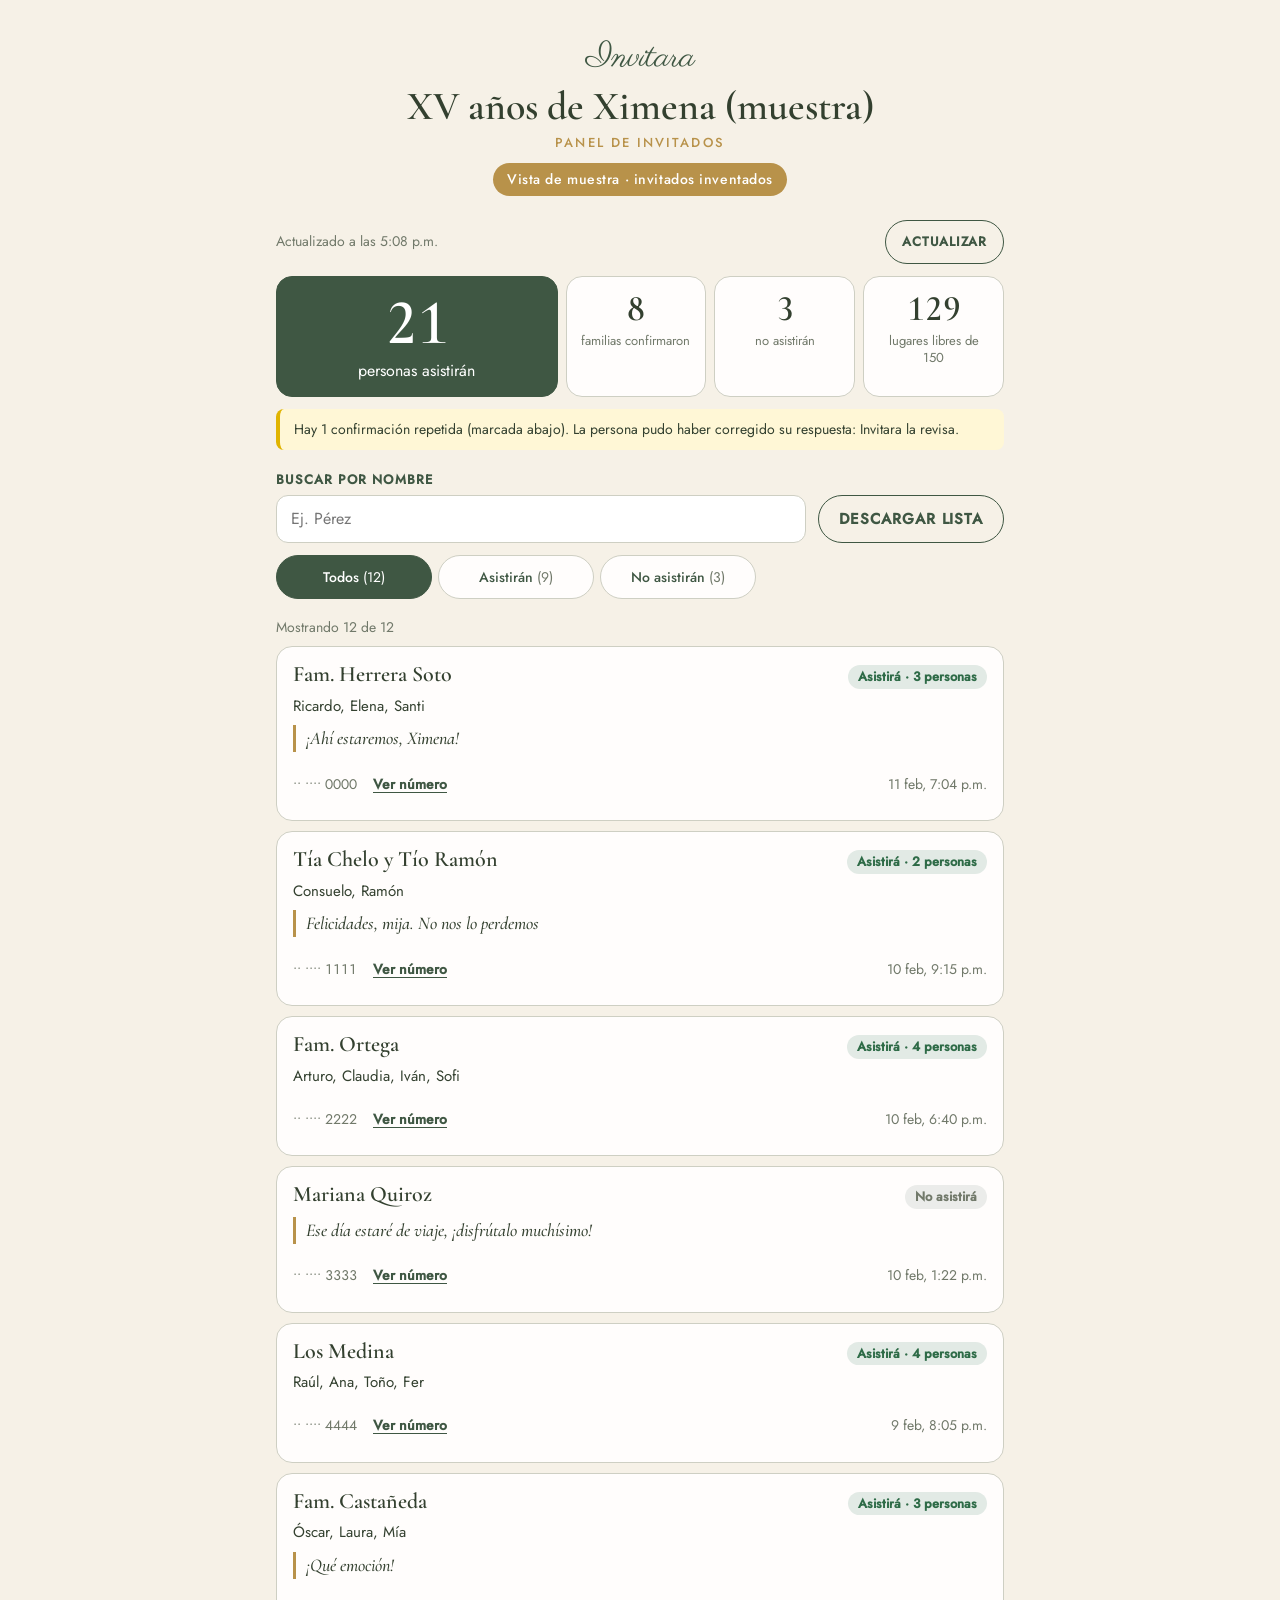
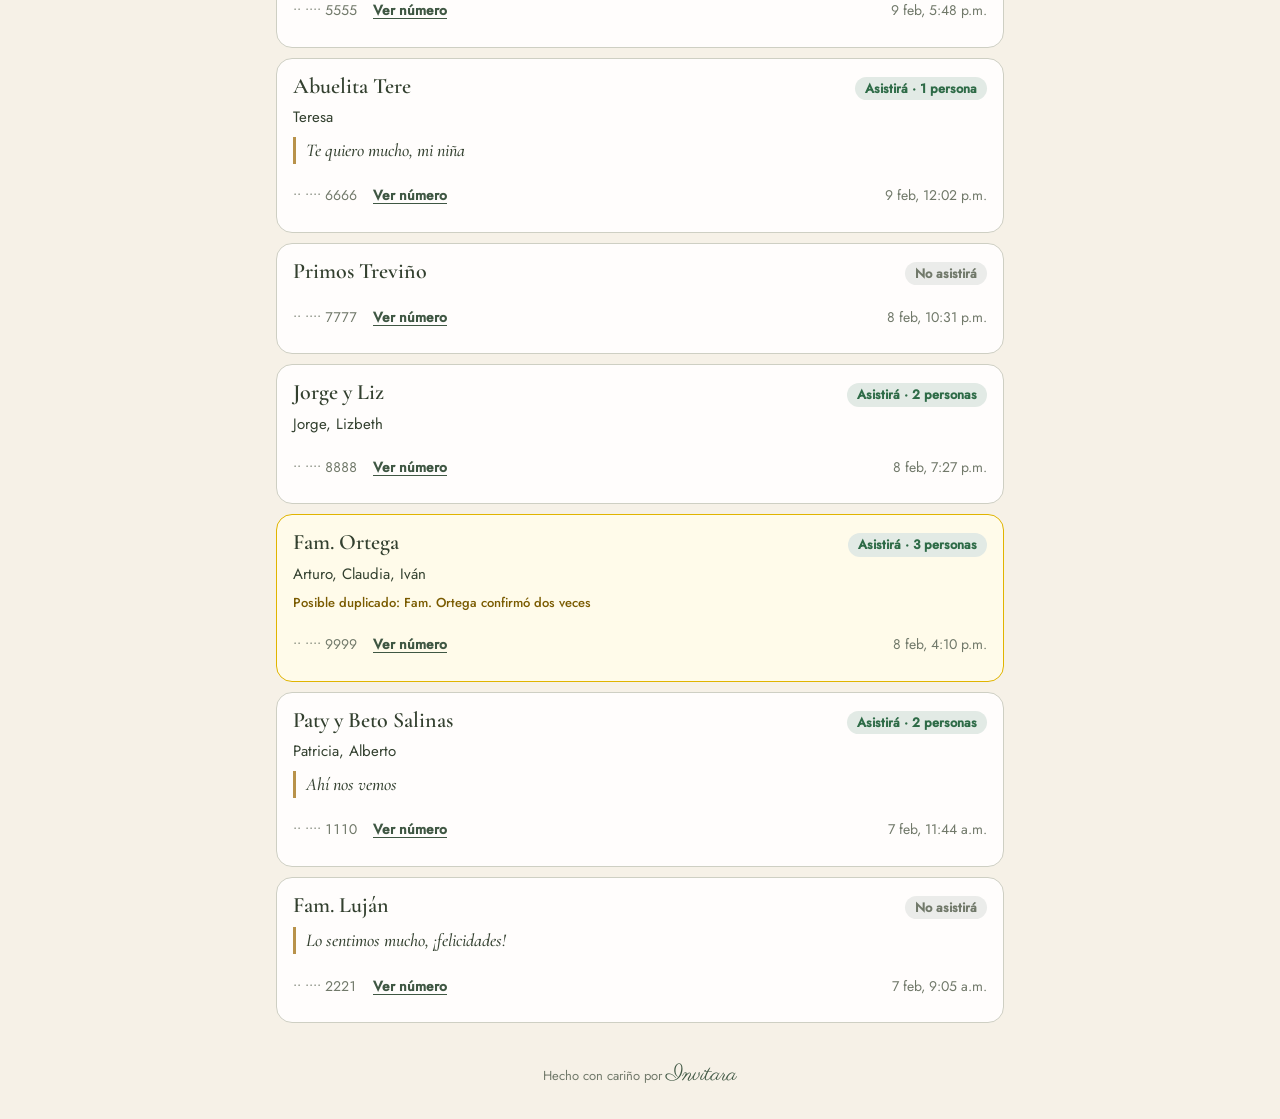
<file: panel/index.html>
<!DOCTYPE html>
<html lang="es">
<head>
  <meta charset="utf-8">
  <meta name="viewport" content="width=device-width, initial-scale=1">
  <meta name="robots" content="noindex, nofollow">
  <meta name="referrer" content="no-referrer">
  <title>Panel de invitados · Invitara</title>
  <link rel="stylesheet" href="panel.css?v=1">
</head>
<body>
  <header class="encabezado">
    <p class="marca">Invitara</p>
    <h1 class="evento" id="evento">Panel de invitados</h1>
    <p class="subtitulo">Panel de invitados</p>
    <p class="aviso-muestra-panel" id="aviso-muestra" hidden>Vista de muestra · invitados inventados</p>
  </header>

  <main class="contenido">
    <!-- 1. Clave -->
    <section class="tarjeta acceso" id="vista-clave" aria-labelledby="titulo-clave">
      <h2 class="titulo-tarjeta" id="titulo-clave">Escribe tu clave</h2>
      <p class="ayuda">Son 6 letras y números. Te la mandó Invitara por mensaje.</p>
      <form id="form-clave" novalidate>
        <label class="etiqueta-campo" for="clave">Clave del panel</label>
        <input id="clave" name="clave" type="text" inputmode="text" autocomplete="off" autocapitalize="characters"
               spellcheck="false" maxlength="12" aria-describedby="error-clave" required>
        <p class="error" id="error-clave" role="alert" hidden></p>
        <button class="boton" type="submit" id="boton-entrar">Entrar</button>
      </form>
    </section>

    <!-- 2. Panel -->
    <section id="vista-panel" hidden aria-label="Confirmaciones">
      <div class="barra">
        <p class="actualizado" id="actualizado"></p>
        <div class="barra__botones">
          <button class="boton boton--claro" type="button" id="boton-actualizar">Actualizar</button>
          <button class="boton boton--texto" type="button" id="boton-salir">Salir</button>
        </div>
      </div>
      <p class="error error--global" id="error-panel" role="alert" hidden></p>

      <div class="totales">
        <div class="total total--grande">
          <p class="total__numero" id="t-personas">0</p>
          <p class="total__texto">personas asistirán</p>
        </div>
        <div class="total">
          <p class="total__numero" id="t-familias">0</p>
          <p class="total__texto">familias confirmaron</p>
        </div>
        <div class="total">
          <p class="total__numero" id="t-no">0</p>
          <p class="total__texto">no asistirán</p>
        </div>
        <div class="total">
          <p class="total__numero" id="t-faltan">0</p>
          <p class="total__texto" id="t-faltan-texto">lugares por confirmar</p>
        </div>
      </div>
      <p class="aviso" id="aviso-duplicados" hidden></p>

      <div class="herramientas">
        <label class="etiqueta-campo" for="buscar">Buscar por nombre</label>
        <input id="buscar" type="search" autocomplete="off" placeholder="Ej. Pérez">
        <div class="filtros" role="group" aria-label="Filtrar">
          <button type="button" class="filtro" data-filtro="todos" aria-pressed="true">Todos <span></span></button>
          <button type="button" class="filtro" data-filtro="si" aria-pressed="false">Asistirán <span></span></button>
          <button type="button" class="filtro" data-filtro="no" aria-pressed="false">No asistirán <span></span></button>
        </div>
        <button class="boton boton--claro boton--ancho" type="button" id="boton-descargar">Descargar lista</button>
      </div>

      <p class="conteo" id="conteo" aria-live="polite"></p>
      <ul class="lista" id="lista"></ul>
    </section>
  </main>

  <footer class="pie">Hecho con cariño por <span class="marca marca--chica">Invitara</span></footer>

  <script src="panel.js?v=1"></script>
</body>
</html>
</file>
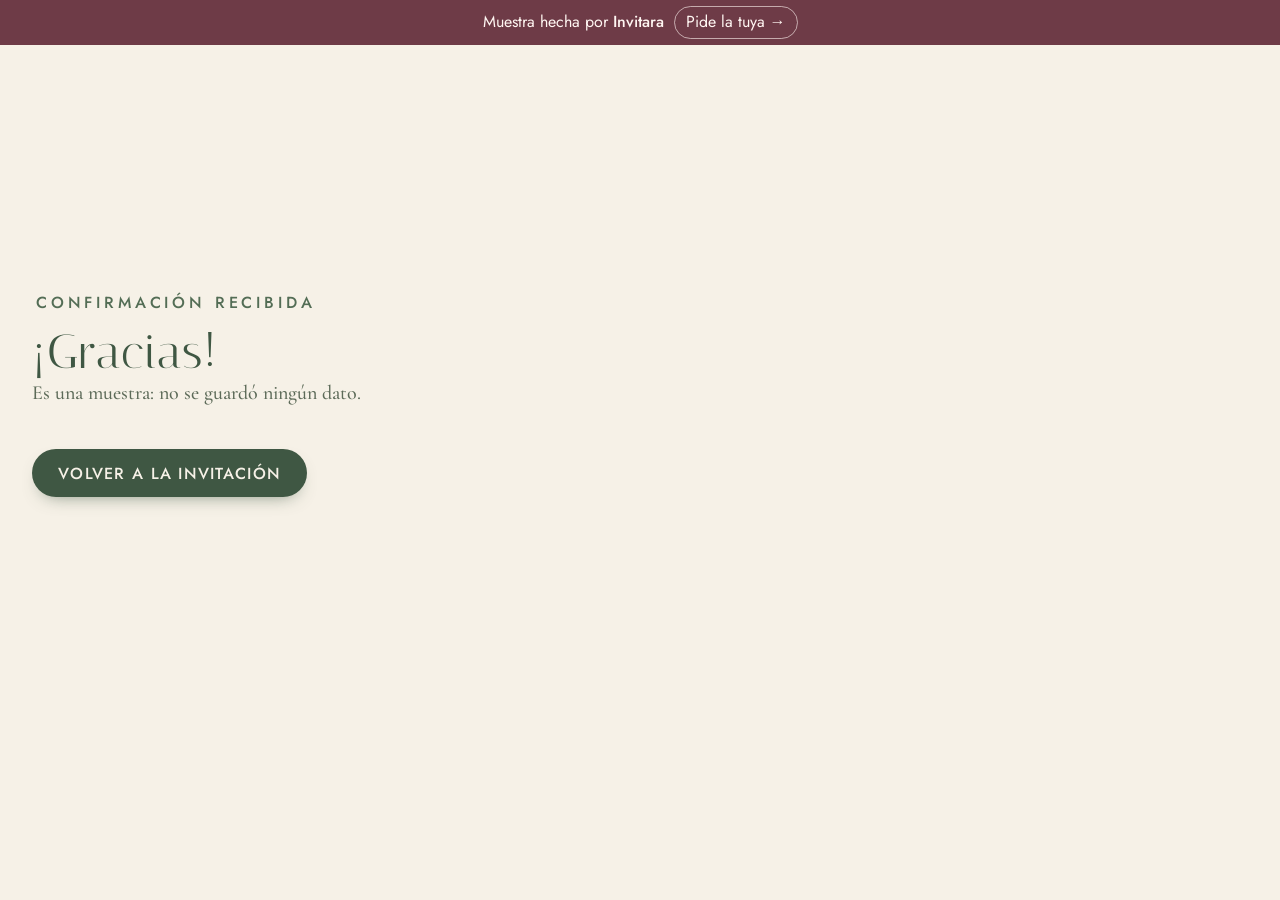
<file: gracias.html>
<!DOCTYPE html>
<html lang="es">
<head>
  <meta charset="utf-8">
  <meta name="viewport" content="width=device-width, initial-scale=1">
  <title>¡Gracias! · XV de Ximena (muestra de Invitara)</title>
  <meta name="description" content="Gracias por confirmar. Muestra de invitación digital hecha por Invitara.">
  <link rel="icon" href="assets/iconos/favicon.svg" type="image/svg+xml">
  <link rel="stylesheet" href="assets/css/estilo.css">
</head>
<body>
  <a class="aviso-muestra" href="https://alex10ja1.github.io/invitara/" target="_blank" rel="noopener">
    <span>Muestra hecha por <b>Invitara</b></span><span class="aviso-muestra__cta">Pide la tuya →</span>
  </a>
  <main>
    <section class="seccion" style="min-height:80vh;display:flex;flex-direction:column;justify-content:center">
      <p class="eyebrow">Confirmación recibida</p>
      <h1 class="titulo">¡Gracias!</h1>
      <p class="texto">Es una muestra: no se guardó ningún dato.</p>
      <p><a class="boton" href="./">Volver a la invitación</a></p>
    </section>
  </main>
</body>
</html>
</file>
<file: assets/css/estilo.css>
/* ==========================================================================
   XV de Ximena · jardín en verde salvia y dorado (muestra de Invitara)
   Primero celular (360–390 px). Contenido en un contenedor centrado de 520 px;
   los fondos de sección van a todo lo ancho y alternan crema / crema claro.
   ========================================================================== */
@font-face{font-family:'Parisienne';src:url('../fonts/parisienne-latin-400-normal.woff2') format('woff2');font-display:swap}
@font-face{font-family:'Italiana';src:url('../fonts/italiana-latin-400-normal.woff2') format('woff2');font-display:swap}
@font-face{font-family:'Cormorant Garamond';font-weight:500;src:url('../fonts/cormorant-garamond-latin-500-normal.woff2') format('woff2');font-display:swap}
@font-face{font-family:'Cormorant Garamond';font-weight:600;src:url('../fonts/cormorant-garamond-latin-600-normal.woff2') format('woff2');font-display:swap}
@font-face{font-family:'Cormorant Garamond';font-style:italic;font-weight:500;src:url('../fonts/cormorant-garamond-latin-500-italic.woff2') format('woff2');font-display:swap}
@font-face{font-family:'Jost';font-weight:400;src:url('../fonts/jost-latin-400-normal.woff2') format('woff2');font-display:swap}
@font-face{font-family:'Jost';font-weight:500;src:url('../fonts/jost-latin-500-normal.woff2') format('woff2');font-display:swap}

:root{
  --crema:#F6F1E7; --crema-claro:#FBF8F1; --crema-2:#EFE7D8; --salvia:#A9BCA0; --verde:#5F7A61; --verde-osc:#3F5743;
  --dorado:#B8924A; --dorado-claro:#D9C08C; --tinta:#33402F; --tinta-suave:#5C6A58; --blanco:#FFFDF8;
  /* para textos: el dorado y el verde de la paleta no llegan al contraste mínimo sobre crema */
  --oro-texto:#86662A;      /* 4.7:1 sobre crema */
  --oro-grande:#A07D3A;     /* 3.4:1, solo en letras de 24 px o más */
  --verde-texto:#536D55;    /* 5:1 sobre crema */
  --ancho:520px;
  --espacio:96px;
  --f-nombre:'Parisienne','Brush Script MT',cursive;
  --f-titulo:'Italiana','Didot','Bodoni 72',serif;
  --f-texto:'Cormorant Garamond',Georgia,serif;
  --f-ui:'Jost','Avenir Next','Segoe UI',sans-serif;
  /* módulo de confirmación */
  --color-principal:var(--verde-osc); --color-sobre-principal:#F6F1E7; --color-texto:var(--tinta);
  --color-texto-suave:var(--tinta-suave); --color-fondo-campo:#FFFDF8; --color-borde:#D8D2C2;
  --color-exito:var(--verde); --fuente-cuerpo:var(--f-texto);
}
*{box-sizing:border-box}
html{scroll-behavior:smooth;-webkit-text-size-adjust:100%}
body{margin:0;background:var(--crema);font-variant-numeric:lining-nums;color:var(--tinta);font-family:var(--f-texto);font-size:19px;line-height:1.55;overflow-x:hidden}
img,svg{display:block;max-width:100%}
a{color:inherit}
:focus-visible{outline:3px solid var(--dorado);outline-offset:3px}
.oculto{position:absolute!important;width:1px;height:1px;overflow:hidden;clip:rect(0 0 0 0);white-space:nowrap}

/* ---------- franja de muestra (Invitara) ---------- */
.aviso-muestra{position:fixed;left:0;right:0;top:0;z-index:60;display:flex;align-items:center;justify-content:center;gap:10px;min-height:44px;padding:6px 10px;background:#6E3B47;color:#FFF6F2;font-family:var(--f-ui);font-size:16px;text-decoration:none;letter-spacing:0;white-space:nowrap}
.aviso-muestra b{font-weight:500}
.aviso-muestra__cta{padding:3px 11px;border:1px solid rgba(255,246,242,.6);border-radius:999px}

/* ==========================================================================
   SOBRE DE APERTURA · visto por detrás, con solapa cerrada y sello de cera
   Variables que mueve app.js: --sello, --solapa, --carta (0 → 1)
   ========================================================================== */
.sobre{position:fixed;inset:0;z-index:50;display:grid;place-items:center;padding:44px 16px 0;background:var(--crema);
  background-image:radial-gradient(ellipse at 50% 46%,#FBF8F1 0%,rgba(251,248,241,0) 62%);
  --sello:0;--solapa:0;--carta:0;--sw:min(320px,calc(100vw - 64px))}
.sobre[hidden]{display:none}
.sobre__centro{display:flex;flex-direction:column;align-items:center;justify-content:center;width:100%;text-align:center}
.sobre__titulo,.sobre__toca{margin:0;font-family:var(--f-ui);font-size:16px;letter-spacing:.32em;text-transform:uppercase;line-height:1.4;opacity:calc(1 - var(--sello))}
.sobre__titulo{color:var(--verde-texto);margin-bottom:48px}
/* el espaciado de letras deja un hueco a la derecha: se compensa a la izquierda para que quede en el eje */
.sobre__titulo span,.sobre__toca span{padding-left:.32em}
.sobre__toca{display:flex;align-items:center;justify-content:center;gap:12px;margin-top:40px;color:var(--verde-osc)}
.sobre__toca::before,.sobre__toca::after{content:"";width:28px;height:1px;background:var(--dorado)}
.sobre__toca span{animation:latir 2.2s ease-in-out infinite}
.sobre__boton{position:relative;display:block;width:var(--sw);margin:0;padding:0;border:0;background:none;cursor:pointer;-webkit-tap-highlight-color:transparent}
.sobre__boton:focus-visible{outline-offset:10px}
.sobre__flota{display:block;animation:flotar 3.4s ease-in-out infinite}
.sobre__caja{position:relative;display:block;width:100%;aspect-ratio:300/204;perspective:1100px;transform:translateY(calc(var(--carta) * 34px))}
.sobre__caja > *{position:absolute}
.sobre__dorso{inset:0;width:100%;height:100%;z-index:0;border-radius:5px;box-shadow:0 26px 44px -18px rgba(63,87,67,.38),0 6px 14px -6px rgba(63,87,67,.2)}
.sobre__bolsa{inset:0;width:100%;height:100%;z-index:3;overflow:visible}
/* carta: escondida dentro del sobre hasta que se abre la solapa */
.sobre__carta{left:6%;right:6%;top:5%;height:88%;z-index:2;display:flex;flex-direction:column;align-items:center;padding-top:14px;background:var(--blanco);border:1px solid var(--dorado-claro);border-radius:2px;box-shadow:0 -2px 8px rgba(90,74,46,.08);
  transform:translateY(calc(var(--carta) * -64%));visibility:hidden}
.sobre__carta::after{content:"";position:absolute;inset:5px;border:1px solid rgba(169,188,160,.7);pointer-events:none}
.sobre.abierta .sobre__carta{visibility:visible}
.sobre__carta svg{width:24px;height:24px}
.sobre__carta small{margin-top:6px;font-family:var(--f-ui);font-size:16px;letter-spacing:.26em;text-transform:uppercase;color:var(--oro-texto);padding-left:.26em}
.sobre__carta > span{font-family:var(--f-nombre);font-size:46px;line-height:1.15;color:var(--verde-osc)}
/* solapa superior: gira en 3D sobre su borde de arriba */
.sobre__solapa{left:0;top:0;width:100%;height:62.25%;z-index:4;transform-origin:50% 0;transform-style:preserve-3d;transform:rotateX(calc(var(--solapa) * 180deg))}
.sobre.abierta .sobre__solapa{z-index:1}
.sobre__cara,.sobre__dorso-solapa{position:absolute;inset:0;width:100%;height:100%;overflow:visible;backface-visibility:hidden;-webkit-backface-visibility:hidden}
.sobre__dorso-solapa{transform:rotateX(180deg)}
.sobre__sello{left:50%;top:60.5%;width:22%;height:auto;aspect-ratio:1;z-index:5;overflow:visible;transform:translate(-50%,-50%) scale(calc(1 + var(--sello) * .15));opacity:calc(1 - var(--sello))}
.sobre__sombra{display:block;width:78%;height:16px;margin:22px auto 0;border-radius:50%;background:radial-gradient(closest-side,rgba(63,87,67,.22),rgba(63,87,67,0));animation:sombra 3.4s ease-in-out infinite;opacity:calc(1 - var(--sello))}
.sobre.abriendo .sobre__flota,.sobre.abriendo .sobre__sombra,.sobre.abriendo .sobre__toca span{animation:none}
.sobre.desvanece{transition:opacity .6s ease;opacity:0}
@keyframes flotar{0%,100%{transform:translateY(0)}50%{transform:translateY(-6px)}}
@keyframes sombra{0%,100%{transform:scaleX(1)}50%{transform:scaleX(.9);opacity:.75}}
@keyframes latir{0%,100%{opacity:.6}50%{opacity:1}}

/* ==========================================================================
   ESTRUCTURA
   ========================================================================== */
main{padding-top:44px}
.seccion{position:relative;padding:var(--espacio) 24px;background:var(--crema);overflow:hidden}
.seccion--clara{background:var(--crema-claro)}
.seccion__in{position:relative;z-index:1;max-width:var(--ancho);margin:0 auto;text-align:center}
.encabezado{margin-bottom:36px}
.eyebrow{margin:0 0 10px;font-family:var(--f-ui);font-size:16px;font-weight:500;letter-spacing:.24em;text-transform:uppercase;color:var(--verde-texto);padding-left:.24em}
.titulo{margin:0;font-family:var(--f-titulo);font-weight:400;font-size:40px;line-height:1.1;color:var(--verde-osc);letter-spacing:.02em}
.linea{width:120px;height:2px;margin:18px auto;background:var(--dorado)}
.texto{margin:0;color:var(--tinta-suave);font-size:20px}
/* separador dorado con una flor al centro */
.separador{display:flex;align-items:center;justify-content:center;gap:12px;margin:18px auto 0;color:var(--salvia)}
.separador::before,.separador::after{content:"";width:72px;height:1px;background:linear-gradient(90deg,rgba(184,146,74,0),var(--dorado))}
.separador::after{transform:scaleX(-1)}
.separador svg{width:20px;height:20px}
/* ramitas en las esquinas de las secciones */
.esquina{position:absolute;top:18px;right:-4px;width:112px;height:66px;opacity:.95;pointer-events:none}
.esquina--abajo{top:auto;right:auto;bottom:16px;left:-4px;transform:rotate(180deg)}
.adorno{width:120px;height:70px;margin:0 auto 18px}
/* círculo con ícono (lugares, regalos, vestimenta) */
.icono-circulo{display:grid;place-items:center;width:64px;height:64px;margin:0 auto 12px;border-radius:50%;background:var(--crema-claro);border:1px solid var(--dorado);box-shadow:0 0 0 4px var(--blanco),0 0 0 5px rgba(217,192,140,.6);color:var(--verde-osc)}
.icono-circulo svg{width:36px;height:36px}

/* portada */
.portada{min-height:calc(100svh - 44px);display:flex;align-items:center;justify-content:center;padding:22px 18px;background:var(--crema-claro)}
.marco{position:relative;width:100%;max-width:440px;min-height:640px;border:2px solid var(--dorado);padding:10px;background:var(--crema)}
.marco__int{position:relative;min-height:616px;border:1px solid var(--salvia);display:flex;flex-direction:column;align-items:center;justify-content:center;padding:40px 18px 70px;text-align:center}
.portada__flores{width:230px;height:170px}
.portada__xv{margin:4px 0 0;font-family:var(--f-titulo);font-size:84px;line-height:1;color:var(--oro-grande);letter-spacing:.06em;padding-left:.06em}
.portada__nombre{margin:2px 0 0;font-family:var(--f-nombre);font-weight:400;font-size:84px;line-height:1.1;color:var(--verde-osc)}
.portada__fecha{margin:0;font-family:var(--f-texto);font-weight:600;font-size:24px}
.portada__ciudad{margin:4px 0 0;font-style:italic;color:var(--verde-texto)}
.portada__abajo{position:absolute;left:0;right:0;bottom:16px;display:flex;justify-content:center;gap:56px}
.desliza{margin-top:20px;font-family:var(--f-ui);font-size:16px;letter-spacing:.28em;text-transform:uppercase;color:var(--verde-texto);padding-left:.28em}

/* frase */
.frase{font-style:italic;font-size:27px;line-height:1.4;color:var(--verde-osc);margin:0}

/* cuenta regresiva */
.cuenta{display:grid;grid-template-columns:repeat(4,1fr);gap:10px}
.cuenta__caja{position:relative;padding:20px 0 12px;background:var(--blanco);border:1px solid var(--dorado-claro);border-radius:4px;box-shadow:0 10px 20px -14px rgba(63,87,67,.45)}
.cuenta__caja::after{content:"";position:absolute;inset:4px;border:1px solid rgba(169,188,160,.6);border-radius:2px;pointer-events:none}
.cuenta__caja::before{content:"";position:absolute;left:50%;top:-9px;width:18px;height:18px;margin-left:-9px;border-radius:50%;background:var(--crema-claro) url("data:image/svg+xml,%3Csvg xmlns='http://www.w3.org/2000/svg' viewBox='-50 -50 100 100'%3E%3Cg fill='%23A9BCA0'%3E%3Ccircle cx='0' cy='-26' r='24'/%3E%3Ccircle cx='24.7' cy='-8' r='24'/%3E%3Ccircle cx='15.3' cy='21' r='24'/%3E%3Ccircle cx='-15.3' cy='21' r='24'/%3E%3Ccircle cx='-24.7' cy='-8' r='24'/%3E%3C/g%3E%3Ccircle r='15' fill='%23B8924A'/%3E%3C/svg%3E") center/14px no-repeat}
.cuenta__num{display:block;font-family:var(--f-texto);font-weight:600;font-size:40px;line-height:1;color:var(--verde-osc);font-variant-numeric:lining-nums tabular-nums}
.cuenta__txt{display:block;margin-top:6px;font-family:var(--f-ui);font-size:16px;letter-spacing:.06em;color:var(--verde-texto)}
.cuenta__fecha{margin:24px 0 0;font-style:italic;font-size:20px;color:var(--tinta-suave)}

/* familia */
.familia{display:grid;gap:22px}
.familia > div{position:relative}
.familia > div + div{padding-top:22px}
.familia > div + div::before{content:"";position:absolute;left:50%;top:-11px;width:40px;height:1px;margin-left:-20px;background:var(--dorado)}
.familia h3{margin:0 0 4px;font-family:var(--f-ui);font-weight:500;font-size:16px;letter-spacing:.22em;text-transform:uppercase;color:var(--oro-texto);padding-left:.22em}
.familia p{margin:0;font-size:24px;font-weight:600;line-height:1.3}

/* lugares */
.lugares{display:grid;gap:22px}
.lugar{position:relative;background:var(--blanco);border:1px solid var(--dorado-claro);border-radius:4px;padding:30px 20px 26px;text-align:center;box-shadow:0 14px 28px -20px rgba(63,87,67,.45)}
.lugar::after,.regalo::after,.tarjeta-form::after{content:"";position:absolute;inset:6px;border:1px solid rgba(169,188,160,.55);border-radius:2px;pointer-events:none}
.lugar__hora{display:block;margin:2px 0 6px;font-family:var(--f-texto);font-weight:600;font-variant-numeric:lining-nums;font-size:32px;color:var(--oro-grande)}
.lugar__nombre{margin:0;font-family:var(--f-texto);font-weight:600;font-size:26px;line-height:1.2}
.lugar__dir{margin:6px 0 0;color:var(--tinta-suave);font-size:18px}
.lugar__tipo{display:block;font-family:var(--f-ui);font-size:16px;letter-spacing:.22em;text-transform:uppercase;color:var(--verde-texto);padding-left:.22em}
.mapa{display:grid;grid-template-rows:0fr;transition:grid-template-rows .5s ease,margin .5s ease}
.mapa.abierto{grid-template-rows:1fr;margin-top:16px}
.mapa > div{overflow:hidden;position:relative;z-index:1}
.mapa svg{width:100%;height:auto;border:1px solid var(--dorado-claro);border-radius:2px}
.mapa__nota{margin:8px 0 0;font-family:var(--f-ui);font-size:16px;line-height:1.4;color:var(--tinta-suave)}

/* botones: todos iguales (verde oscuro, texto crema) */
.boton{position:relative;z-index:1;display:inline-flex;align-items:center;justify-content:center;gap:10px;min-height:48px;margin-top:20px;padding:12px 26px;border:0;border-radius:999px;background:var(--verde-osc);color:var(--crema);font-family:var(--f-ui);font-size:16px;font-weight:500;letter-spacing:.08em;line-height:1.2;text-transform:uppercase;text-decoration:none;cursor:pointer;
  box-shadow:0 8px 18px -10px rgba(63,87,67,.7);transition:transform .25s ease,box-shadow .25s ease,background-color .25s ease;-webkit-tap-highlight-color:transparent}
.boton:hover{background:#344A38;transform:translateY(-2px);box-shadow:0 12px 22px -10px rgba(63,87,67,.75)}
.boton:active{transform:scale(.97);box-shadow:0 4px 10px -6px rgba(63,87,67,.7)}
.boton svg{width:20px;height:20px;fill:none;stroke:currentColor;stroke-width:1.8;stroke-linecap:round;stroke-linejoin:round}
.botones{display:flex;flex-wrap:wrap;justify-content:center;gap:0 12px;margin-top:8px}

/* ==========================================================================
   ITINERARIO · línea dorada que se dibuja, íconos y tarjetas
   ========================================================================== */
.itin{position:relative;margin:0 auto;padding-bottom:64px;text-align:left;--dibujo:0}
.itin__lista{list-style:none;margin:0;padding:0}
.itin__linea{position:absolute;left:31px;top:32px;bottom:42px;width:2px;margin-left:-1px;background:linear-gradient(var(--dorado),var(--dorado-claro));transform-origin:50% 0;transform:scaleY(var(--dibujo))}
.itin__flor{position:absolute;left:31px;bottom:8px;width:34px;height:34px;margin-left:-17px;transform:scale(0) rotate(-40deg);transition:transform .7s cubic-bezier(.2,.8,.2,1.3)}
.itin.completa .itin__flor{transform:none}
.itin__item{position:relative;display:grid;grid-template-columns:62px 1fr;align-items:start;gap:16px}
.itin__item + .itin__item{margin-top:34px}
/* hojitas a los lados de la línea, entre un momento y otro */
.itin__item:not(:last-child)::after{content:"";position:absolute;left:31px;top:100%;width:40px;height:24px;margin:5px 0 0 -20px;background:url("data:image/svg+xml,%3Csvg xmlns='http://www.w3.org/2000/svg' viewBox='0 0 40 24'%3E%3Cellipse cx='11' cy='12' rx='9' ry='3.6' transform='rotate(-28 11 12)' fill='%23A9BCA0'/%3E%3Cellipse cx='29' cy='12' rx='9' ry='3.6' transform='rotate(28 29 12)' fill='%23A9BCA0'/%3E%3C/svg%3E") center/contain no-repeat}
.itin__icono{position:relative;z-index:1;display:grid;place-items:center;width:62px;height:62px;border-radius:50%;background:var(--crema-claro);border:1px solid var(--dorado);box-shadow:0 0 0 5px var(--crema),0 8px 16px -8px rgba(63,87,67,.45);color:var(--verde-osc)}
.itin__icono svg{width:36px;height:36px}
.itin__tarjeta{position:relative;padding:14px 18px 16px;background:var(--crema-claro);border:1px solid var(--dorado-claro);border-radius:6px;box-shadow:0 12px 22px -16px rgba(63,87,67,.5)}
/* piquito que apunta al ícono */
.itin__tarjeta::before{content:"";position:absolute;left:-7px;top:24px;width:12px;height:12px;background:var(--crema-claro);border-left:1px solid var(--dorado-claro);border-bottom:1px solid var(--dorado-claro);transform:rotate(45deg)}
.itin__tarjeta time{display:block;font-family:var(--f-texto);font-weight:600;font-size:22px;line-height:1.2;color:var(--oro-texto);letter-spacing:.02em}
.itin__tarjeta h3{margin:2px 0 2px;font-family:var(--f-titulo);font-weight:400;font-size:28px;line-height:1.15;color:var(--verde-osc)}
.itin__tarjeta p{margin:0;font-style:italic;font-size:19px;line-height:1.35;color:var(--tinta-suave)}
.itin__item.revelar{transform:translateX(24px);transition-delay:calc(var(--i) * 110ms)}
.itin__item.revelar.visto{transform:none}
.itin__cierre{margin:20px 0 0;text-wrap:balance;font-family:var(--f-nombre);font-size:34px;line-height:1.3;color:var(--verde-osc)}

/* vestimenta */
.vestimenta .texto{max-width:400px;margin:0 auto}
.vestimenta__color{display:inline-flex;align-items:center;gap:12px;margin-top:20px;padding:8px 18px 8px 8px;background:var(--blanco);border:1px solid var(--dorado-claro);border-radius:999px;font-family:var(--f-ui);font-size:16px;color:var(--tinta-suave)}
.muestra-color{display:block;flex:none;width:44px;height:44px;border-radius:50%;background:var(--salvia);box-shadow:inset 0 0 0 2px var(--blanco),0 0 0 1px var(--dorado-claro)}
.muestra-color svg{width:44px;height:44px}

/* galería */
.galeria{display:grid;grid-template-columns:1fr 1fr;gap:20px 16px}
.foto{position:relative;margin:0;padding:8px 8px 10px;background:var(--blanco);border:1px solid #E4DCCB;box-shadow:0 10px 20px -8px rgba(63,87,67,.28);cursor:zoom-in;border-radius:2px;transition:transform .3s ease,box-shadow .3s ease}
.foto::before{content:"";position:absolute;z-index:1;left:50%;top:-8px;width:54px;height:16px;margin-left:-27px;background:rgba(217,192,140,.6);transform:rotate(-3deg)}
.foto:nth-child(odd){transform:rotate(-1.5deg)}
.foto:nth-child(even){transform:rotate(1.2deg)}
.foto:nth-child(even)::before{transform:rotate(4deg);background:rgba(169,188,160,.6)}
.foto:hover{transform:rotate(0) translateY(-3px);box-shadow:0 16px 26px -10px rgba(63,87,67,.35)}
.foto svg{width:100%;height:auto;aspect-ratio:3/4;background:var(--crema-2)}
.foto figcaption{margin-top:6px;font-family:var(--f-texto);font-style:italic;font-size:18px;line-height:1.3;color:var(--tinta-suave)}
.visor{position:fixed;inset:0;z-index:70;display:flex;align-items:center;justify-content:center;padding:60px 18px;background:rgba(51,64,47,.86)}
.visor[hidden]{display:none}
.visor__foto{width:min(84vw,420px);padding:12px 12px 34px;background:var(--blanco)}
.visor__foto svg{width:100%;height:auto;aspect-ratio:3/4;background:var(--crema-2)}
.visor__foto p{margin:8px 0 0;text-align:center;font-family:var(--f-texto);font-style:italic;font-size:20px;color:var(--tinta-suave)}
.visor__cerrar,.visor__flecha{position:absolute;min-width:48px;min-height:48px;border:0;border-radius:50%;background:rgba(255,253,248,.95);color:var(--verde-osc);font-size:24px;cursor:pointer}
.visor__cerrar{top:58px;right:16px}
.visor__flecha--ant{left:10px;top:50%}
.visor__flecha--sig{right:10px;top:50%}

/* hashtag */
.hashtag-caja{margin-top:48px}
.hashtag{display:inline-block;margin:6px 0 0;padding:12px 26px;background:var(--blanco);border:1.5px dashed var(--dorado);border-radius:4px;font-family:var(--f-titulo);font-size:34px;color:var(--verde-osc);letter-spacing:.04em}

/* regalos */
.regalos{display:grid;gap:22px}
.regalo{position:relative;background:var(--blanco);border:1px solid var(--dorado-claro);border-radius:4px;padding:28px 20px 26px;box-shadow:0 14px 28px -20px rgba(63,87,67,.45)}
.regalo h3{margin:6px 0 2px;font-family:var(--f-texto);font-weight:600;font-size:24px;line-height:1.25}
.regalo p{margin:0;color:var(--tinta-suave);font-size:18px}
.regalo .boton{margin-top:18px}
.aviso-regalo{margin:10px 0 0;font-family:var(--f-ui);font-size:16px;color:var(--verde-texto)}
.aviso-regalo:empty{display:none}

/* confirmación */
.confirmar-fecha{margin:16px 0 0;color:var(--tinta-suave);font-style:italic}
.tarjeta-form{position:relative;background:var(--blanco);border:1px solid var(--dorado-claro);border-radius:4px;padding:26px 20px;text-align:left;box-shadow:0 14px 28px -20px rgba(63,87,67,.45)}
.tarjeta-form > *{position:relative;z-index:1}
/* el módulo de confirmación: textos de 16 px o más y el mismo botón que el resto */
.conf__pase,.conf__aviso,.conf__etiqueta,.conf__etiqueta--chica,.conf__error,.conf__privacidad,.conf__nota,.conf__estado{font-size:16px!important}
.conf__etiqueta{font-family:var(--f-ui);color:var(--verde-osc)}
.conf__pase{color:var(--oro-texto)!important;font-family:var(--f-ui)}
.conf input,.conf select,.conf textarea{font-size:18px!important}
.conf__opcion span{font-family:var(--f-ui);font-size:16px!important}
.conf__boton,.conf__boton--secundario{min-height:52px;background:var(--verde-osc)!important;color:var(--crema)!important;border:0!important;border-radius:999px!important;font-family:var(--f-ui)!important;font-size:16px!important;font-weight:500!important;letter-spacing:.08em!important;text-transform:uppercase!important;box-shadow:0 8px 18px -10px rgba(63,87,67,.7);transition:transform .25s ease,box-shadow .25s ease,background-color .25s ease}
.conf__boton:hover{filter:none;background:#344A38!important;transform:translateY(-2px)}
.conf__boton:active{transform:scale(.97)}

/* final */
.final__nombre{margin:6px 0 0;font-family:var(--f-nombre);font-size:68px;line-height:1.1;color:var(--verde-osc)}
.final__fecha{margin:14px 0 0;font-family:var(--f-ui);font-size:16px;letter-spacing:.3em;color:var(--oro-texto);padding-left:.3em}

/* música */
.boton-musica{position:fixed;left:16px;bottom:18px;z-index:40;width:52px;height:52px;border-radius:50%;border:1.5px solid var(--dorado);background:var(--blanco);color:var(--verde-osc);display:flex;align-items:center;justify-content:center;box-shadow:0 8px 18px rgba(63,87,67,.18);cursor:pointer}
.boton-musica svg{width:22px;height:22px}
.boton-musica .icono-pausa{display:none}
.boton-musica.sonando .icono-pausa{display:block}
.boton-musica.sonando .icono-play{display:none}
.boton-musica[hidden]{display:none}

/* confeti de pétalos */
#confeti{position:fixed;inset:0;z-index:65;pointer-events:none}

/* ---------- aparición al deslizar ---------- */
.revelar{opacity:0;transform:translateY(28px);transition:opacity .9s ease,transform .9s ease}
.revelar.visto{opacity:1;transform:none}
.flor-crece{transform-box:fill-box;transform-origin:center;transform:scale(.6);opacity:0;transition:transform 1.2s cubic-bezier(.2,.8,.2,1.2),opacity 1s ease}
.visto .flor-crece,.flor-crece.visto{transform:scale(1);opacity:1}
@media (prefers-reduced-motion:reduce){
  html{scroll-behavior:auto}
  .revelar,.flor-crece{opacity:1!important;transform:none!important;transition:none!important}
  .mapa{transition:none}
  .sobre__flota,.sobre__sombra,.sobre__toca span{animation:none}
  .itin{--dibujo:1!important}
  .itin__flor{transform:none;transition:none}
  .boton,.conf__boton{transition:none}
}

/* ---------- computadora ---------- */
@media (min-width:760px){
  :root{--espacio:112px}
  body{font-size:20px}
  .seccion{padding:var(--espacio) 32px}
  .titulo{font-size:48px}
  .marco{max-width:520px}
  .esquina{width:150px;height:88px;top:28px;right:24px}
  .esquina--abajo{top:auto;right:auto;bottom:24px;left:24px}
  .familia{grid-template-columns:1fr 1fr;gap:0}
  .familia > div + div{padding-top:0}
  .familia > div + div::before{left:0;top:10%;width:1px;height:80%;margin:0}
  .galeria{grid-template-columns:repeat(3,1fr);gap:22px 18px}
  /* itinerario alternado a los lados de la línea central */
  .itin__linea,.itin__flor,.itin__item:not(:last-child)::after{left:50%}
  .itin__item{grid-template-columns:1fr 62px 1fr;gap:18px}
  .itin__icono{grid-column:2;grid-row:1}
  .itin__item:nth-child(odd) .itin__tarjeta{grid-column:1;grid-row:1;text-align:right}
  .itin__item:nth-child(even) .itin__tarjeta{grid-column:3;grid-row:1}
  .itin__item:nth-child(odd) .itin__tarjeta::before{left:auto;right:-7px;transform:rotate(-135deg)}
  .itin__item.revelar:nth-child(odd){transform:translateX(-24px)}
  .itin__item.revelar.visto{transform:none}
  .itin__item + .itin__item{margin-top:26px}
  .itin__cierre{font-size:38px}
}
</file>
<file: assets/css/confirmacion.css>
/* ==========================================================================
   CONFIRMACION.CSS — Estilos del formulario de confirmación (Invitara)
   --------------------------------------------------------------------------
   Diseño neutro: toma los colores de las variables de cada invitación.
   Si la invitación no las define, usa los colores de Invitara.
     --color-principal       botones y acentos
     --color-sobre-principal texto encima del color principal
     --color-texto           texto
     --color-texto-suave     notas y ayudas
     --color-fondo-campo     fondo de los campos
     --color-borde           borde de los campos
     --color-error / --color-exito
     --fuente-cuerpo         letra
   ========================================================================== */

.conf {
  --conf-principal: var(--color-principal, #A44A5C);
  --conf-sobre-principal: var(--color-sobre-principal, #FFFFFF);
  --conf-texto: var(--color-texto, #3A2328);
  --conf-suave: var(--color-texto-suave, #6B5458);
  --conf-fondo-campo: var(--color-fondo-campo, #FFFFFF);
  --conf-borde: var(--color-borde, rgba(58, 35, 40, 0.28));
  --conf-error: var(--color-error, #B3261E);
  --conf-exito: var(--color-exito, #2E7D4F);
  --conf-radio: var(--radio-campo, 12px);

  font-family: var(--fuente-cuerpo, inherit);
  color: var(--conf-texto);
  text-align: left;
  line-height: 1.5;
}

.conf *, .conf *::before, .conf *::after { box-sizing: border-box; }
.conf [hidden] { display: none !important; }

.conf__pase {
  margin: 0 0 1.25rem;
  text-align: center;
  font-size: 0.95rem;
  letter-spacing: 0.08em;
  text-transform: uppercase;
  color: var(--conf-principal);
}

.conf__aviso {
  margin: 0 0 1.25rem;
  padding: 0.75rem 1rem;
  border-left: 3px solid var(--conf-principal);
  border-radius: 6px;
  background: color-mix(in srgb, var(--conf-principal) 8%, transparent);
  font-size: 0.95rem;
}

/* ---------- campos ---------- */
.conf__form { margin: 0; }

.conf__campo {
  margin: 0 0 1.1rem;
  padding: 0;
  border: 0;
  min-width: 0;
}

.conf__etiqueta {
  display: block;
  margin: 0 0 0.35rem;
  padding: 0;
  font-size: 0.85rem;
  font-weight: 600;
  letter-spacing: 0.06em;
  text-transform: uppercase;
  color: var(--conf-principal);
}
.conf__etiqueta--chica { font-size: 0.78rem; text-transform: none; letter-spacing: 0.02em; color: var(--conf-suave); }
.conf__opcional { font-weight: 400; text-transform: none; letter-spacing: 0; color: var(--conf-suave); }

.conf input[type="text"],
.conf input[type="tel"],
.conf select,
.conf textarea {
  display: block;
  width: 100%;
  min-height: 48px;
  margin: 0;
  padding: 0.7rem 0.9rem;
  font: inherit;
  font-size: 1rem; /* 16 px: evita que el iPhone haga zoom */
  color: var(--conf-texto);
  background: var(--conf-fondo-campo);
  border: 1px solid var(--conf-borde);
  border-radius: var(--conf-radio);
  transition: border-color 0.2s ease, box-shadow 0.2s ease;
}
.conf textarea { min-height: 96px; resize: vertical; }
.conf select:disabled { opacity: 0.75; }

.conf input:focus-visible,
.conf select:focus-visible,
.conf textarea:focus-visible {
  outline: none;
  border-color: var(--conf-principal);
  box-shadow: 0 0 0 3px color-mix(in srgb, var(--conf-principal) 30%, transparent);
}

.conf__asistentes { display: grid; gap: 0.6rem; }
.conf__asistente .conf__error { margin-top: 0.25rem; }

/* ---------- Sí / No ---------- */
.conf__opciones { display: grid; grid-template-columns: 1fr 1fr; gap: 0.6rem; }
.conf__opcion { position: relative; display: block; cursor: pointer; }
.conf__opcion input {
  position: absolute;
  opacity: 0;
  width: 1px;
  height: 1px;
}
.conf__opcion span {
  display: flex;
  align-items: center;
  justify-content: center;
  min-height: 56px;
  padding: 0.6rem 0.75rem;
  text-align: center;
  font-size: 1rem;
  font-weight: 600;
  line-height: 1.25;
  color: var(--conf-principal);
  background: var(--conf-fondo-campo);
  border: 1.5px solid var(--conf-principal);
  border-radius: var(--conf-radio);
  transition: background 0.2s ease, color 0.2s ease;
}
.conf__opcion:hover span { background: color-mix(in srgb, var(--conf-principal) 8%, var(--conf-fondo-campo)); }
.conf__opcion input:checked + span { background: var(--conf-principal); color: var(--conf-sobre-principal); }
.conf__opcion input:checked + span::before { content: "✓"; margin-right: 0.4rem; }
.conf__opcion input:focus-visible + span { outline: 3px solid var(--conf-principal); outline-offset: 3px; }

/* ---------- errores ---------- */
.conf__error {
  margin: 0.35rem 0 0;
  font-size: 0.9rem;
  font-weight: 600;
  color: var(--conf-error);
}
.conf__error::before { content: "⚠ "; }
.conf__error--general { margin: 0 0 0.75rem; text-align: center; }
.conf--con-error > input,
.conf--con-error > select,
.conf--con-error > textarea,
.conf__asistente.conf--con-error input { border-color: var(--conf-error); border-width: 2px; }
.conf--con-error .conf__opcion span { border-color: var(--conf-error); }

/* ---------- campo trampa (invisible para personas) ---------- */
.conf__trampa {
  position: absolute !important;
  left: -9999px !important;
  width: 1px;
  height: 1px;
  overflow: hidden;
}

/* ---------- botones ---------- */
.conf__boton {
  display: inline-flex;
  align-items: center;
  justify-content: center;
  width: 100%;
  min-height: 52px;
  margin: 0.4rem 0 0;
  padding: 0.75rem 1.5rem;
  font: inherit;
  font-size: 1rem;
  font-weight: 600;
  letter-spacing: 0.08em;
  text-transform: uppercase;
  color: var(--conf-sobre-principal);
  background: var(--conf-principal);
  border: 1.5px solid var(--conf-principal);
  border-radius: 999px;
  cursor: pointer;
  transition: filter 0.2s ease, transform 0.1s ease;
}
.conf__boton:hover { filter: brightness(1.08); }
.conf__boton:active { transform: scale(0.98); }
.conf__boton:focus-visible { outline: 3px solid var(--conf-principal); outline-offset: 3px; }
.conf__boton:disabled { opacity: 0.65; cursor: progress; transform: none; }
.conf__boton--secundario { background: transparent; color: var(--conf-principal); }

.conf__privacidad {
  margin: 0.6rem 0 0;
  text-align: center;
  font-size: 0.8rem;
  color: var(--conf-suave);
}

/* ---------- resultado (éxito, error, cerrado) ---------- */
.conf__resultado {
  padding: 1.25rem 1rem;
  text-align: center;
  border-radius: var(--conf-radio);
  outline: none;
}
.conf__resultado p { margin: 0 0 0.75rem; }
.conf__resultado-titulo { font-size: 1.15rem; font-weight: 600; }
.conf__resultado--exito .conf__resultado-titulo { color: var(--conf-exito); }
.conf__resultado--exito .conf__resultado-titulo::before { content: "✓"; display: block; font-size: 2rem; line-height: 1.2; }
.conf__resultado--error .conf__resultado-titulo { color: var(--conf-error); }
.conf__resultado--cerrado { font-size: 1.05rem; border: 1px dashed var(--conf-borde); }
.conf__resultado--cerrado p { margin: 0; }
.conf__nota { font-size: 0.85rem; color: var(--conf-suave); }
.conf__acciones { display: grid; gap: 0.5rem; }

.conf__estado {
  position: absolute;
  width: 1px;
  height: 1px;
  overflow: hidden;
  clip: rect(0 0 0 0);
  white-space: nowrap;
}

@media (min-width: 560px) {
  .conf__acciones { grid-template-columns: 1fr 1fr; }
}

@media (prefers-reduced-motion: reduce) {
  .conf *, .conf__boton { transition: none !important; }
}
</file>
<file: panel/panel.css>
@font-face{font-family:'Parisienne';src:url('../assets/fonts/parisienne-latin-400-normal.woff2') format('woff2')}
@font-face{font-family:'Cormorant Garamond';font-weight:500;src:url('../assets/fonts/cormorant-garamond-latin-500-normal.woff2') format('woff2')}
@font-face{font-family:'Cormorant Garamond';font-weight:600;src:url('../assets/fonts/cormorant-garamond-latin-600-normal.woff2') format('woff2')}
@font-face{font-family:'Cormorant Garamond';font-style:italic;font-weight:500;src:url('../assets/fonts/cormorant-garamond-latin-500-italic.woff2') format('woff2')}
@font-face{font-family:'Jost';font-weight:400;src:url('../assets/fonts/jost-latin-400-normal.woff2') format('woff2')}
@font-face{font-family:'Jost';font-weight:500;src:url('../assets/fonts/jost-latin-500-normal.woff2') format('woff2')}
/* ==========================================================================
   PANEL.CSS — Panel de invitados de Invitara (primero celular)
   Los colores se pueden cambiar desde config.json ("colores").
   ========================================================================== */

:root {
  --papel: #F7EBE8;
  --principal: #A44A5C;
  --dorado: #B08A4E;
  --tinta: #3A2328;
  --tarjeta: #FFFDFC;
  --suave: color-mix(in srgb, var(--tinta) 68%, var(--papel));
  --linea: color-mix(in srgb, var(--principal) 22%, var(--papel));
  --exito: #2E6B47;
  --error: #A3261E;
  --fuente-titulos: 'Cormorant Garamond', Georgia, serif;
  --fuente-texto: 'Jost', 'Segoe UI', system-ui, sans-serif;
  --radio: 16px;
}

* { box-sizing: border-box; }
[hidden] { display: none !important; }

body {
  margin: 0;
  min-height: 100vh;
  background: var(--papel);
  color: var(--tinta);
  font-family: var(--fuente-texto);
  font-size: 16px;
  line-height: 1.5;
  -webkit-font-smoothing: antialiased;
}

/* ---------- encabezado ---------- */
.encabezado { padding: 28px 16px 8px; text-align: center; }
.marca {
  margin: 0;
  font-family: 'Parisienne', cursive;
  font-size: 34px;
  line-height: 1.1;
  color: var(--principal);
}
.marca--chica { font-size: 22px; }
.evento {
  margin: 6px 0 0;
  font-family: var(--fuente-titulos);
  font-weight: 700;
  font-size: 30px;
  line-height: 1.15;
}
.subtitulo {
  margin: 4px 0 0;
  font-size: 13px;
  font-weight: 500;
  letter-spacing: 0.16em;
  text-transform: uppercase;
  color: var(--dorado);
}

.contenido { width: 100%; max-width: 760px; margin: 0 auto; padding: 16px 16px 40px; }

/* ---------- tarjetas y campos ---------- */
.tarjeta {
  background: var(--tarjeta);
  border: 1px solid var(--linea);
  border-radius: var(--radio);
  padding: 24px 18px;
  box-shadow: 0 8px 24px color-mix(in srgb, var(--tinta) 8%, transparent);
}
.acceso { max-width: 420px; margin: 8px auto 0; }
.titulo-tarjeta { margin: 0; font-family: var(--fuente-titulos); font-size: 26px; font-weight: 700; text-align: center; }
.ayuda { margin: 6px 0 18px; text-align: center; color: var(--suave); font-size: 15px; }

.etiqueta-campo {
  display: block;
  margin: 0 0 6px;
  font-size: 13px;
  font-weight: 600;
  letter-spacing: 0.08em;
  text-transform: uppercase;
  color: var(--principal);
}

input[type="text"], input[type="search"] {
  display: block;
  width: 100%;
  min-height: 48px;
  padding: 10px 14px;
  font: inherit;
  font-size: 16px;
  color: var(--tinta);
  background: #FFFFFF;
  border: 1px solid var(--linea);
  border-radius: 12px;
}
#clave {
  font-size: 26px;
  font-weight: 600;
  letter-spacing: 0.35em;
  text-align: center;
  text-transform: uppercase;
}
input:focus-visible {
  outline: none;
  border-color: var(--principal);
  box-shadow: 0 0 0 3px color-mix(in srgb, var(--principal) 28%, transparent);
}
input[aria-invalid="true"] { border: 2px solid var(--error); }

.error { margin: 10px 0 0; color: var(--error); font-weight: 500; font-size: 15px; }
.error::before { content: "⚠ "; }
.error--global { margin: 0 0 12px; padding: 10px 14px; background: #FFF4F2; border-radius: 12px; }

/* ---------- botones ---------- */
.boton {
  display: inline-flex;
  align-items: center;
  justify-content: center;
  width: 100%;
  min-height: 48px;
  margin-top: 16px;
  padding: 10px 20px;
  font: inherit;
  font-weight: 600;
  font-size: 15px;
  letter-spacing: 0.06em;
  text-transform: uppercase;
  color: #FFFFFF;
  background: var(--principal);
  border: 1.5px solid var(--principal);
  border-radius: 999px;
  cursor: pointer;
}
.boton:hover { filter: brightness(1.08); }
.boton:disabled { opacity: 0.6; cursor: progress; }
.boton--claro { background: transparent; color: var(--principal); }
.boton--texto { background: transparent; border-color: transparent; color: var(--suave); text-decoration: underline; text-underline-offset: 3px; }
button:focus-visible, a:focus-visible { outline: 3px solid var(--principal); outline-offset: 3px; }

/* ---------- barra superior del panel ---------- */
.barra { display: flex; flex-wrap: wrap; align-items: center; justify-content: space-between; gap: 8px; margin-bottom: 12px; }
.actualizado { margin: 0; color: var(--suave); font-size: 14px; }
.barra__botones { display: flex; gap: 8px; }
.barra__botones .boton { width: auto; min-height: 44px; margin: 0; padding: 8px 16px; font-size: 13px; }

/* ---------- totales ---------- */
.totales { display: grid; grid-template-columns: repeat(3, 1fr); gap: 8px; }
.total {
  margin: 0;
  padding: 14px 12px;
  background: var(--tarjeta);
  border: 1px solid var(--linea);
  border-radius: var(--radio);
  text-align: center;
}
.total--grande { grid-column: 1 / -1; background: var(--principal); border-color: var(--principal); color: #FFFFFF; }
/* lining-nums: en Cormorant el 1 "antiguo" parece una I */
.total__numero { margin: 0; font-family: var(--fuente-titulos); font-weight: 700; font-size: 36px; line-height: 1; font-variant-numeric: lining-nums tabular-nums; }
.total--grande .total__numero { font-size: 64px; }
.total__texto { margin: 6px 0 0; font-size: 13px; line-height: 1.3; color: var(--suave); }
.total--grande .total__texto { color: #FFFFFF; font-size: 16px; }

.aviso {
  margin: 12px 0 0;
  padding: 10px 14px;
  border-left: 4px solid #E0B400;
  background: #FFF7D6;
  border-radius: 8px;
  font-size: 14px;
}

/* ---------- buscador y filtros ---------- */
.herramientas { margin-top: 20px; }
.filtros { display: grid; grid-template-columns: repeat(3, 1fr); gap: 6px; margin-top: 12px; }
.filtro {
  min-height: 44px;
  padding: 6px 4px;
  font: inherit;
  font-size: 14px;
  font-weight: 500;
  color: var(--principal);
  background: var(--tarjeta);
  border: 1.5px solid var(--linea);
  border-radius: 999px;
  cursor: pointer;
}
.filtro span { font-weight: 400; color: var(--suave); }
.filtro[aria-pressed="true"] { background: var(--principal); border-color: var(--principal); color: #FFFFFF; }
.filtro[aria-pressed="true"] span { color: #FFFFFF; }
.boton--ancho { margin-top: 12px; }

.conteo { margin: 18px 0 8px; font-size: 14px; color: var(--suave); }

/* ---------- lista ---------- */
.lista { list-style: none; margin: 0; padding: 0; display: grid; gap: 10px; }
.invitado {
  padding: 14px 16px;
  background: var(--tarjeta);
  border: 1px solid var(--linea);
  border-radius: var(--radio);
}
.invitado--duplicado { border-color: #E0B400; background: #FFFBEA; }
.invitado__cabeza { display: flex; flex-wrap: wrap; align-items: baseline; justify-content: space-between; gap: 4px 10px; }
.invitado__nombre, .invitado__mensaje, .evento { font-variant-numeric: lining-nums; }
.invitado__nombre { margin: 0; font-family: var(--fuente-titulos); font-size: 22px; font-weight: 700; line-height: 1.2; overflow-wrap: anywhere; }
.chip {
  display: inline-block;
  padding: 2px 10px;
  border-radius: 999px;
  font-size: 13px;
  font-weight: 600;
  white-space: nowrap;
}
.chip--si { background: color-mix(in srgb, var(--exito) 14%, #FFFFFF); color: var(--exito); }
.chip--no { background: color-mix(in srgb, var(--tinta) 10%, #FFFFFF); color: var(--suave); }
.invitado__asistentes { margin: 6px 0 0; font-size: 15px; overflow-wrap: anywhere; }
.invitado__mensaje {
  margin: 8px 0 0;
  padding-left: 10px;
  border-left: 3px solid var(--dorado);
  font-family: var(--fuente-titulos);
  font-style: italic;
  font-size: 18px;
  white-space: pre-line;
  overflow-wrap: anywhere;
}
.invitado__duplicado { margin: 8px 0 0; font-size: 13px; font-weight: 500; color: #7A5B00; }
.invitado__pie { display: flex; flex-wrap: wrap; align-items: center; gap: 4px 12px; margin-top: 10px; font-size: 14px; color: var(--suave); }
.invitado__telefono { font-variant-numeric: tabular-nums; }
.invitado__telefono a { color: var(--principal); font-weight: 600; }
.boton-ver {
  min-height: 44px;
  padding: 0 4px;
  font: inherit;
  font-size: 14px;
  font-weight: 600;
  color: var(--principal);
  background: none;
  border: 0;
  text-decoration: underline;
  text-underline-offset: 3px;
  cursor: pointer;
}
.invitado__fecha { margin-left: auto; }
.vacio { padding: 24px 12px; text-align: center; color: var(--suave); border: 1px dashed var(--linea); border-radius: var(--radio); }

.pie { padding: 0 16px 32px; text-align: center; font-size: 13px; color: var(--suave); }

/* ---------- pantallas grandes ---------- */
@media (min-width: 720px) {
  .encabezado { padding-top: 40px; }
  .evento { font-size: 40px; }
  .totales { grid-template-columns: 2fr 1fr 1fr 1fr; }
  .total--grande { grid-column: auto; }
  .herramientas { display: grid; grid-template-columns: 1fr auto; grid-template-areas: "etiqueta etiqueta" "buscar descargar" "filtros filtros"; column-gap: 12px; }
  .herramientas .etiqueta-campo { grid-area: etiqueta; }
  .herramientas #buscar { grid-area: buscar; }
  .herramientas .filtros { grid-area: filtros; max-width: 480px; }
  .boton--ancho { grid-area: descargar; width: auto; margin-top: 0; }
}

@media (prefers-reduced-motion: reduce) {
  * { transition: none !important; animation: none !important; }
}

/* aviso de la muestra */
.aviso-muestra-panel { display: inline-block; margin: 10px 0 0; padding: 6px 14px; border-radius: 999px; background: var(--dorado); color: #fff; font-size: 14px; font-weight: 500; letter-spacing: .04em; }
</file>
